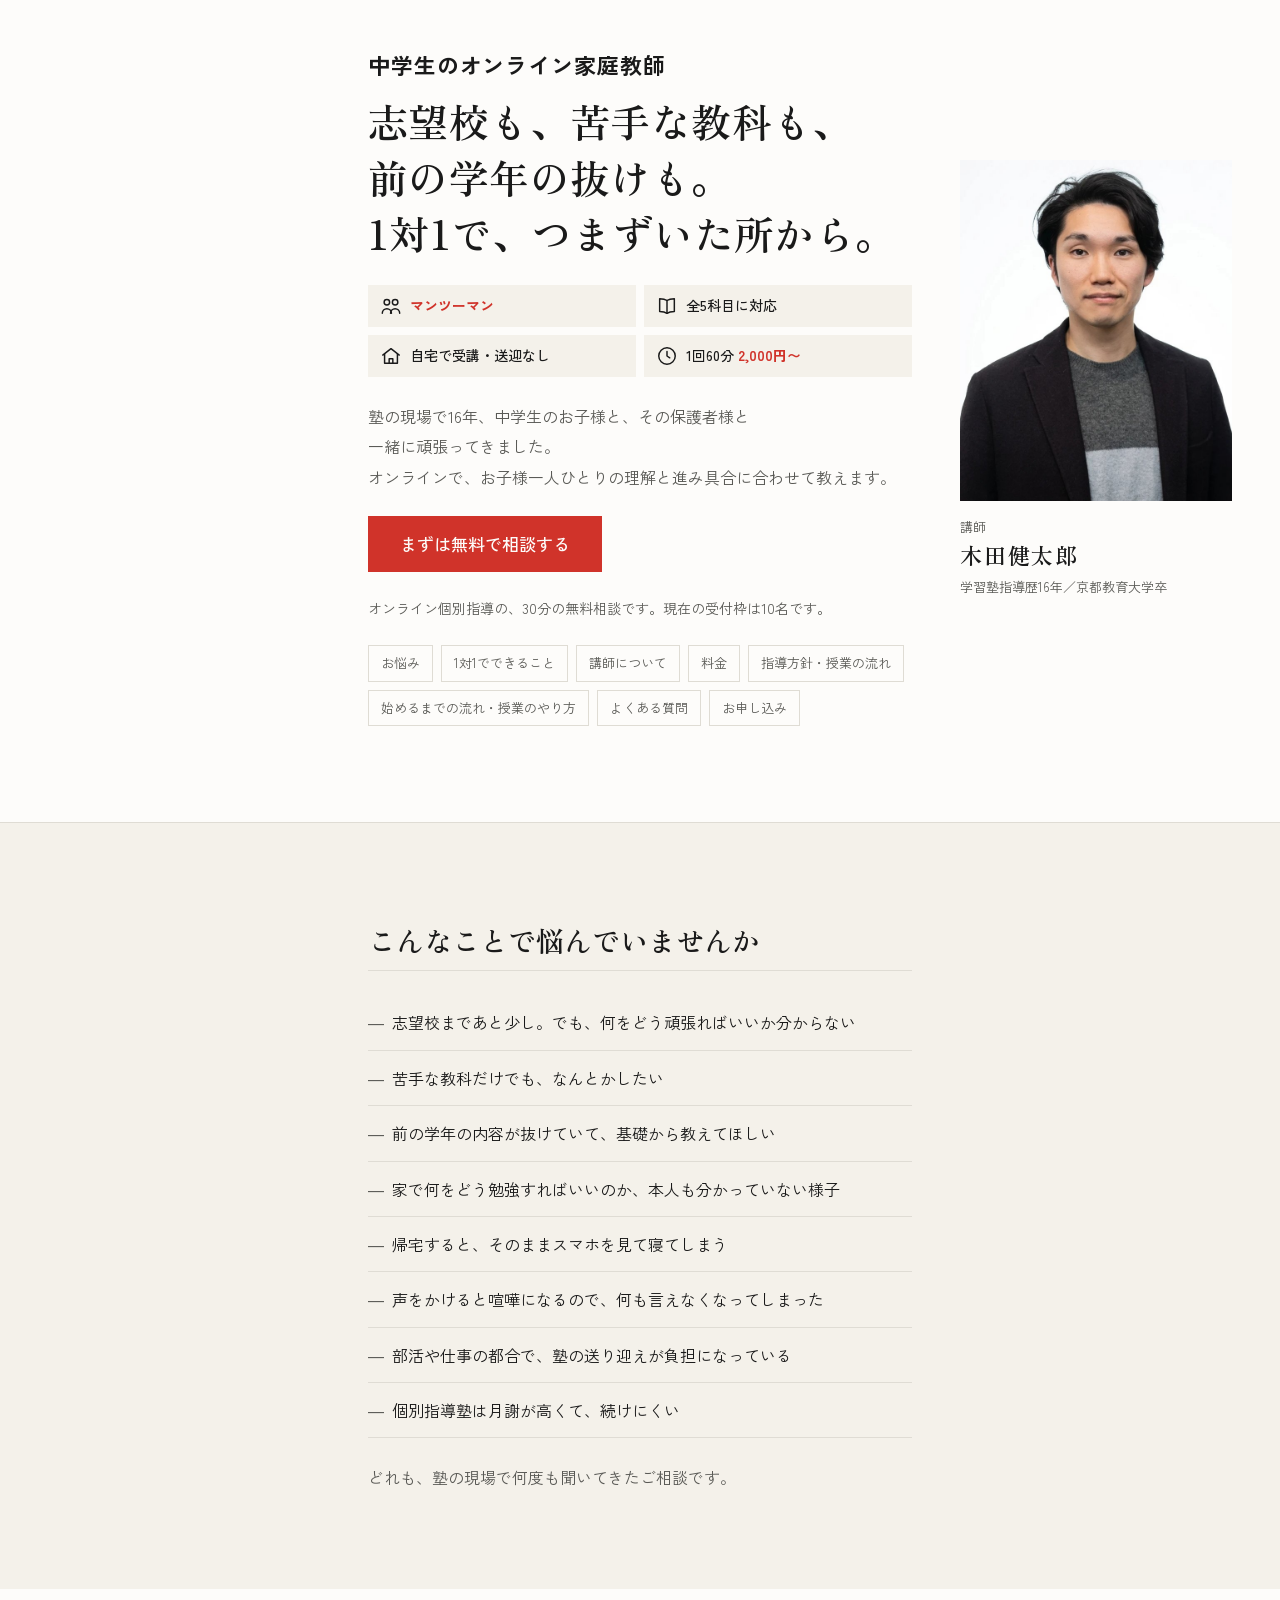
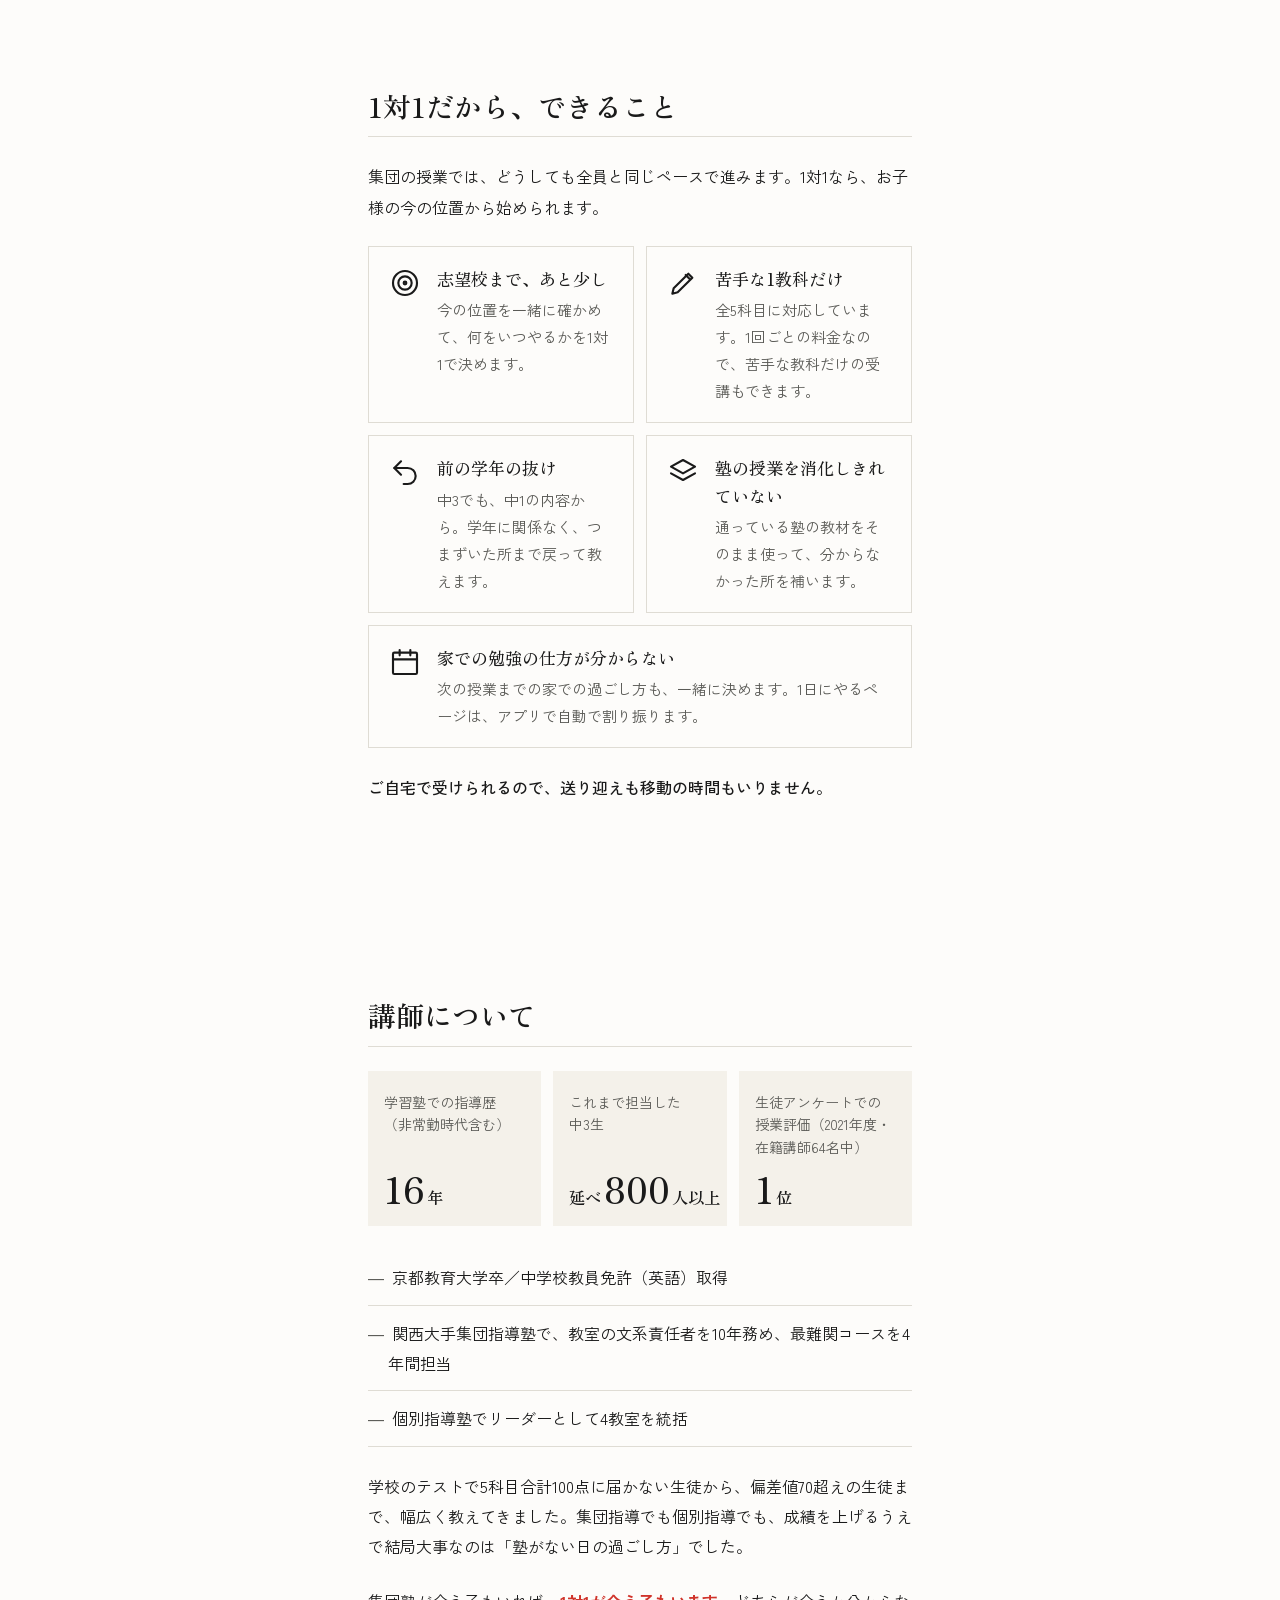
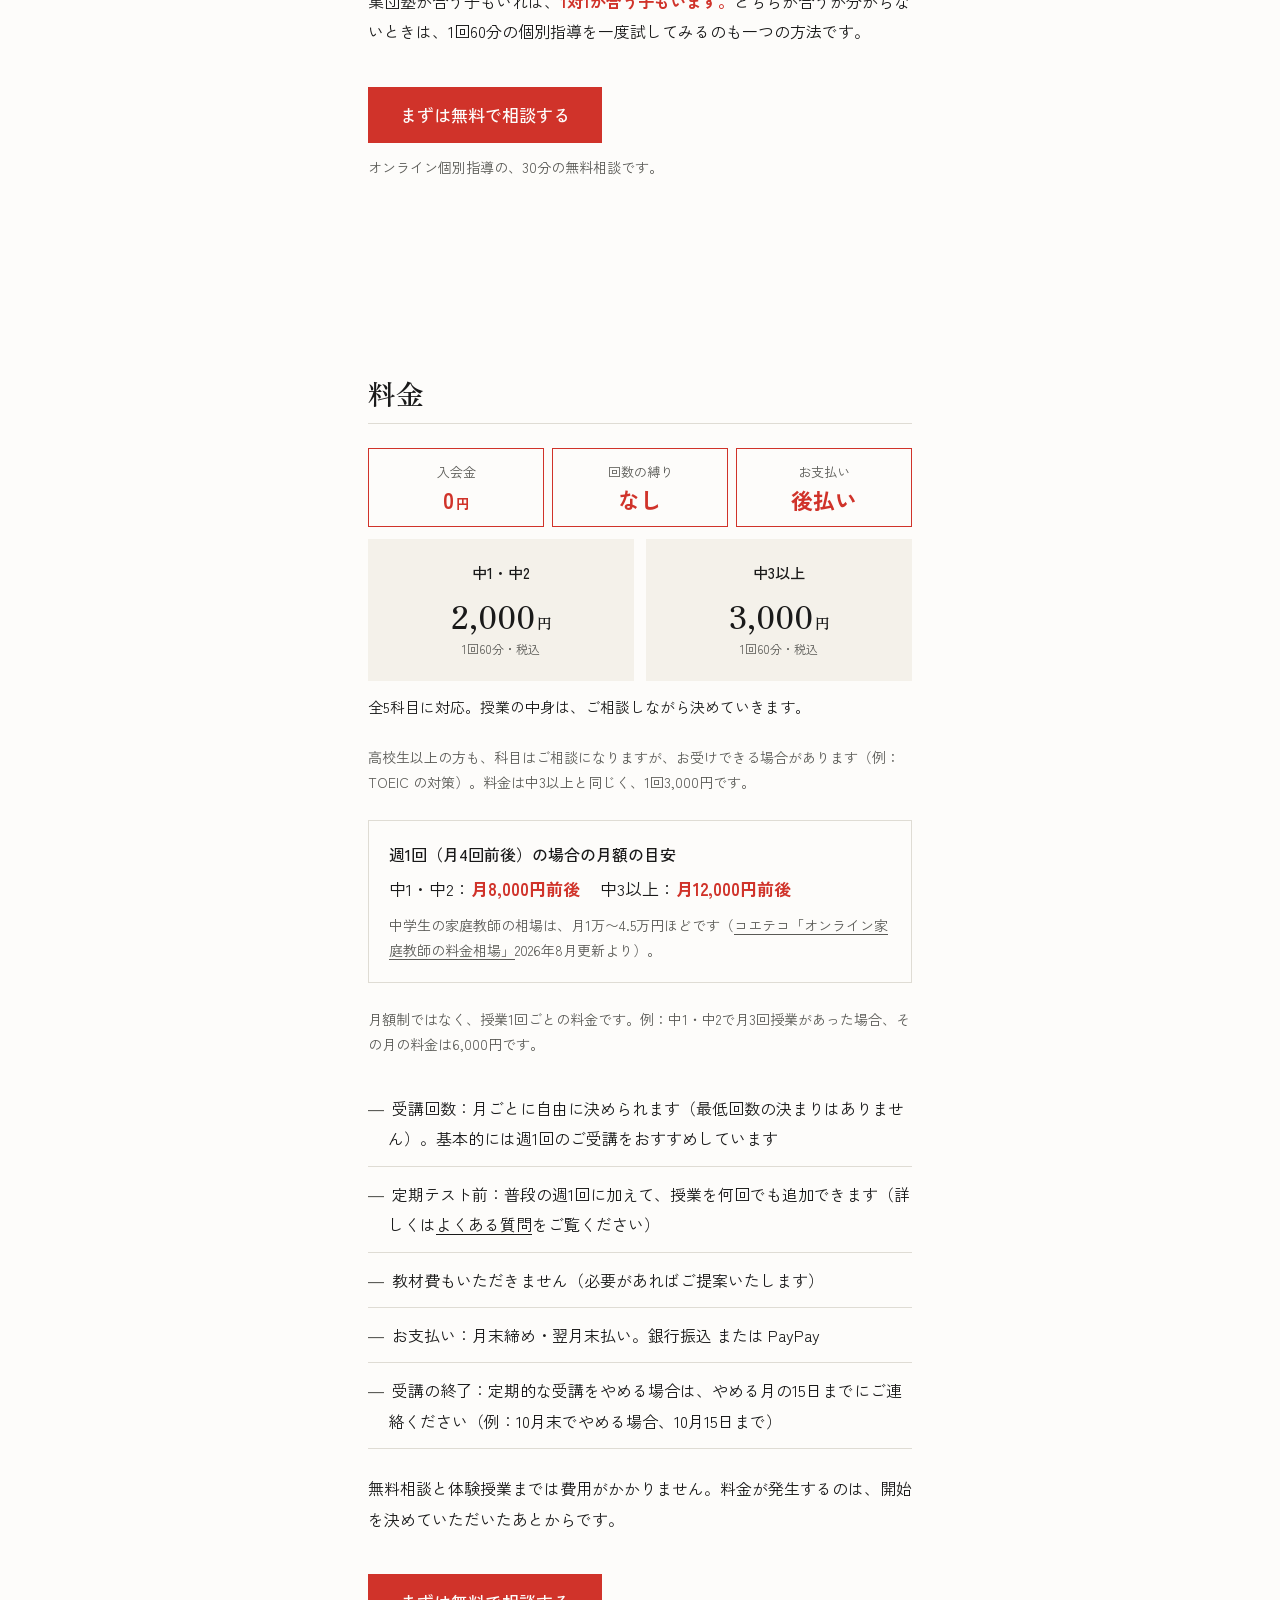
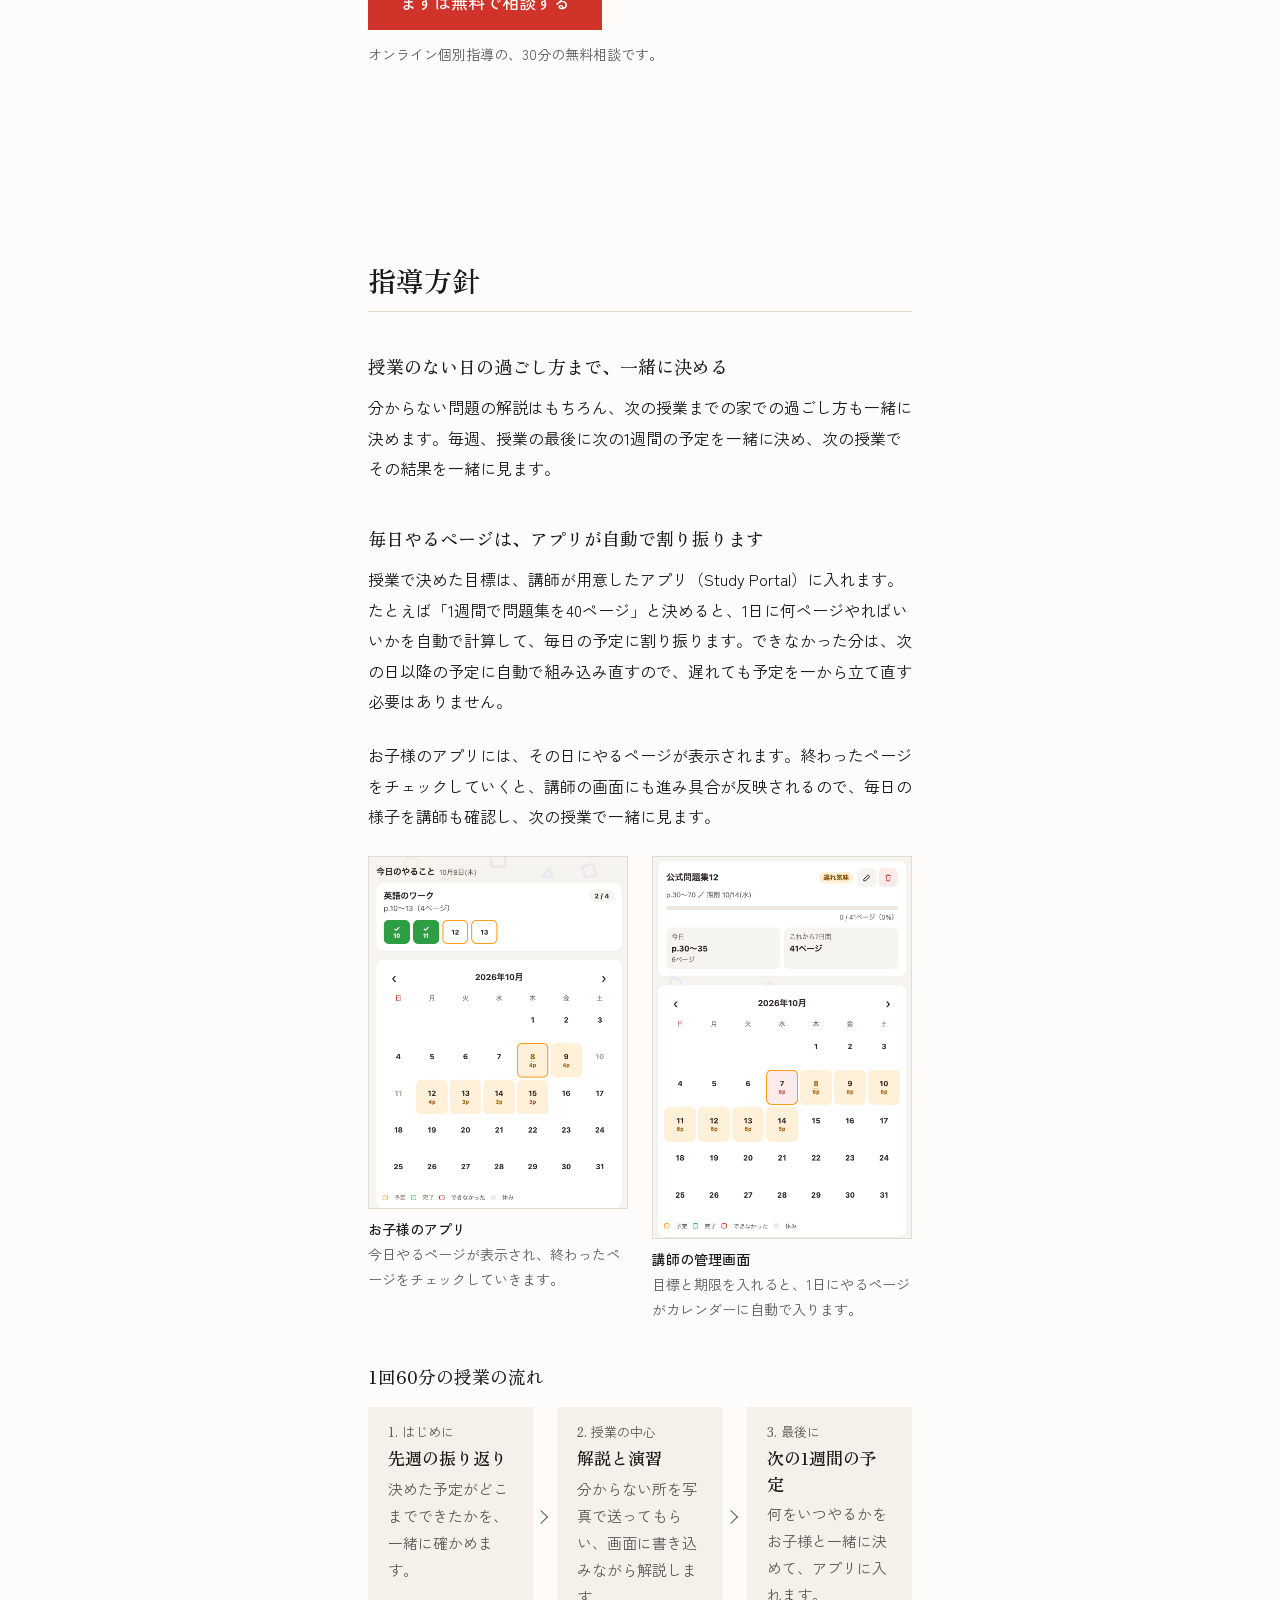
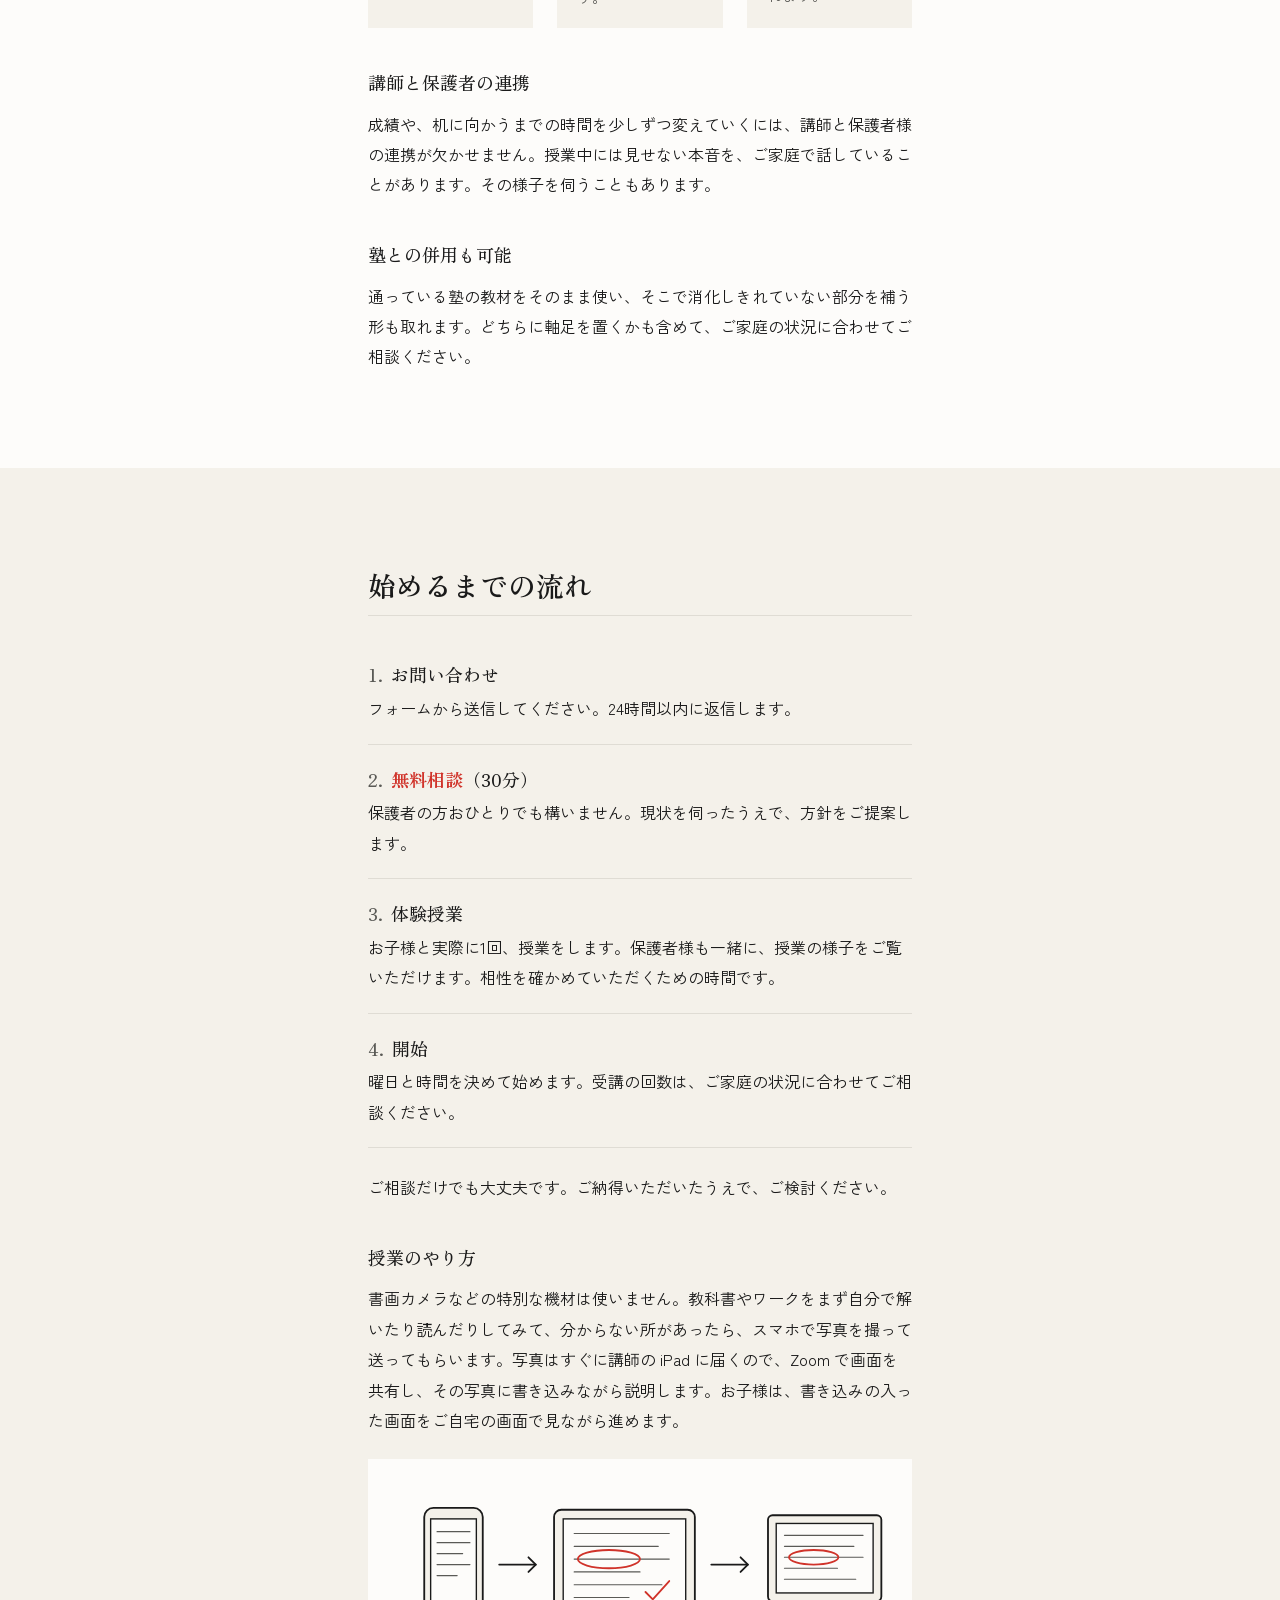
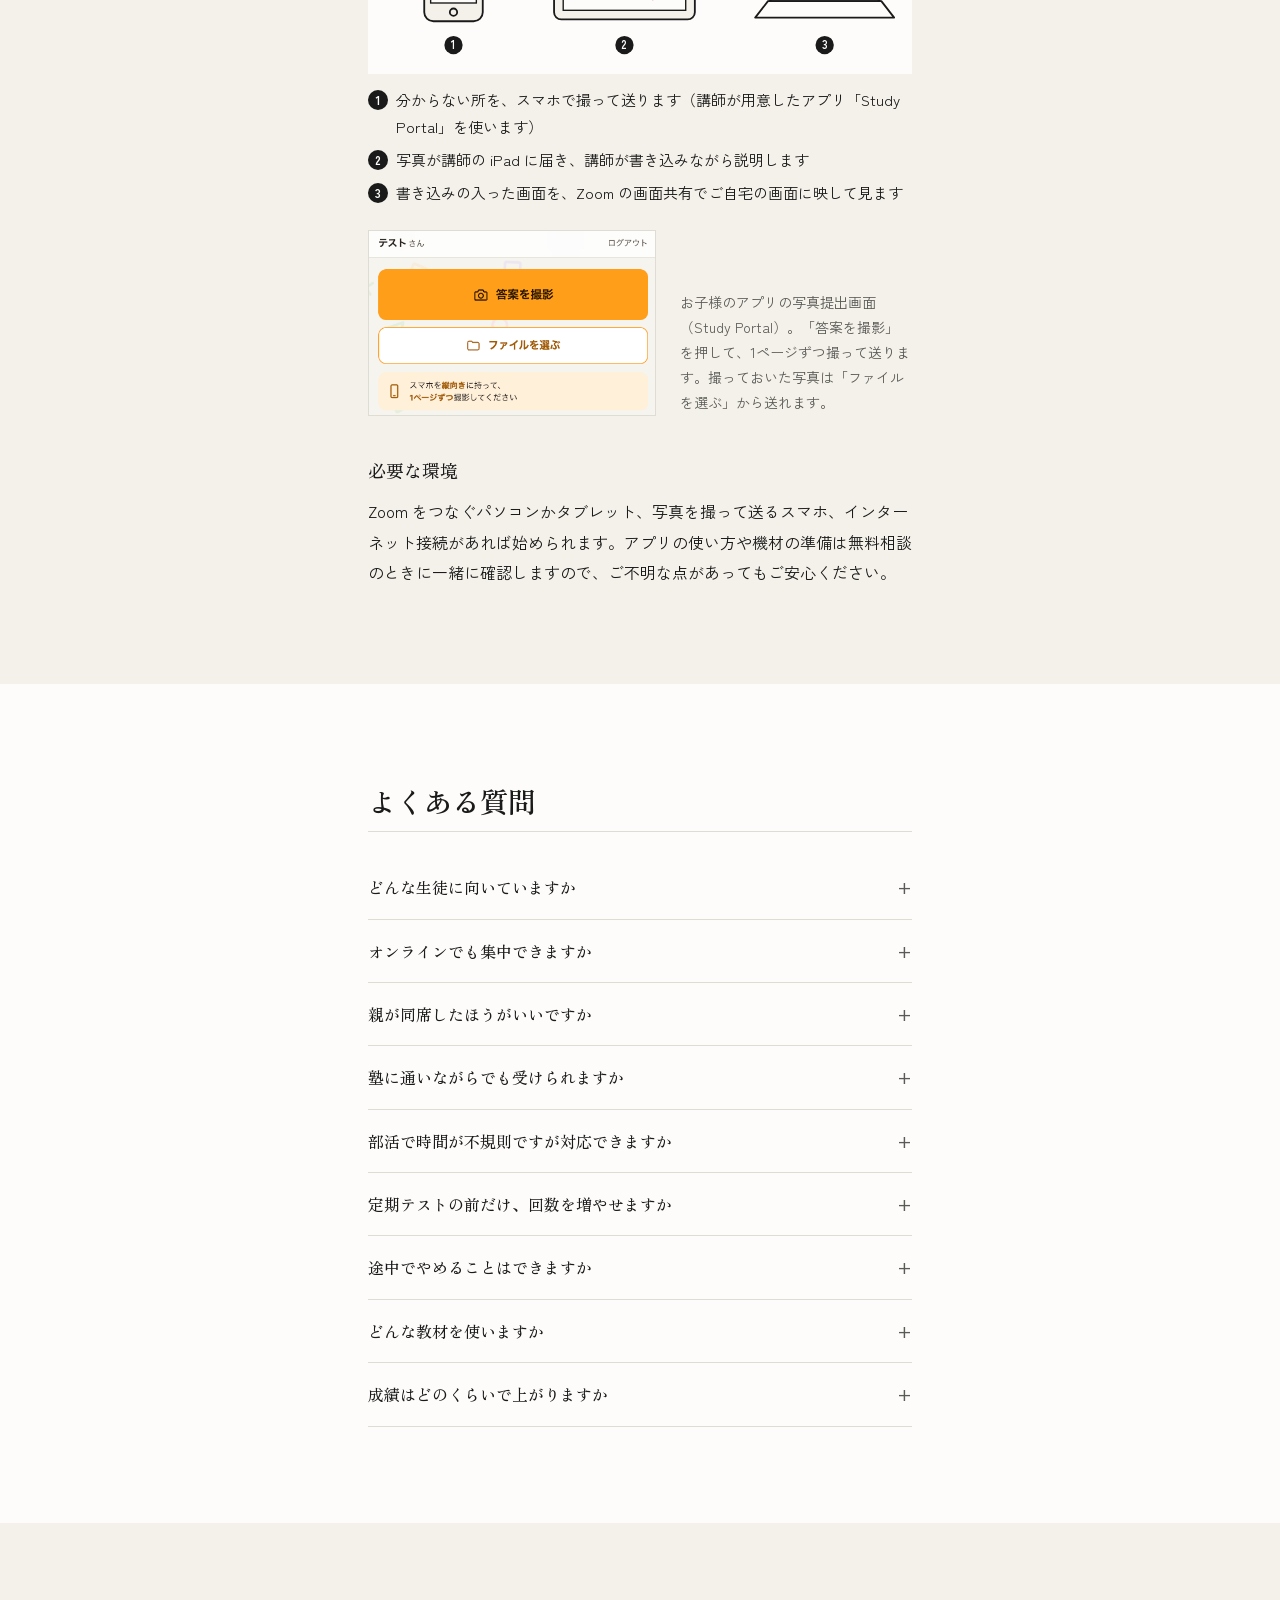
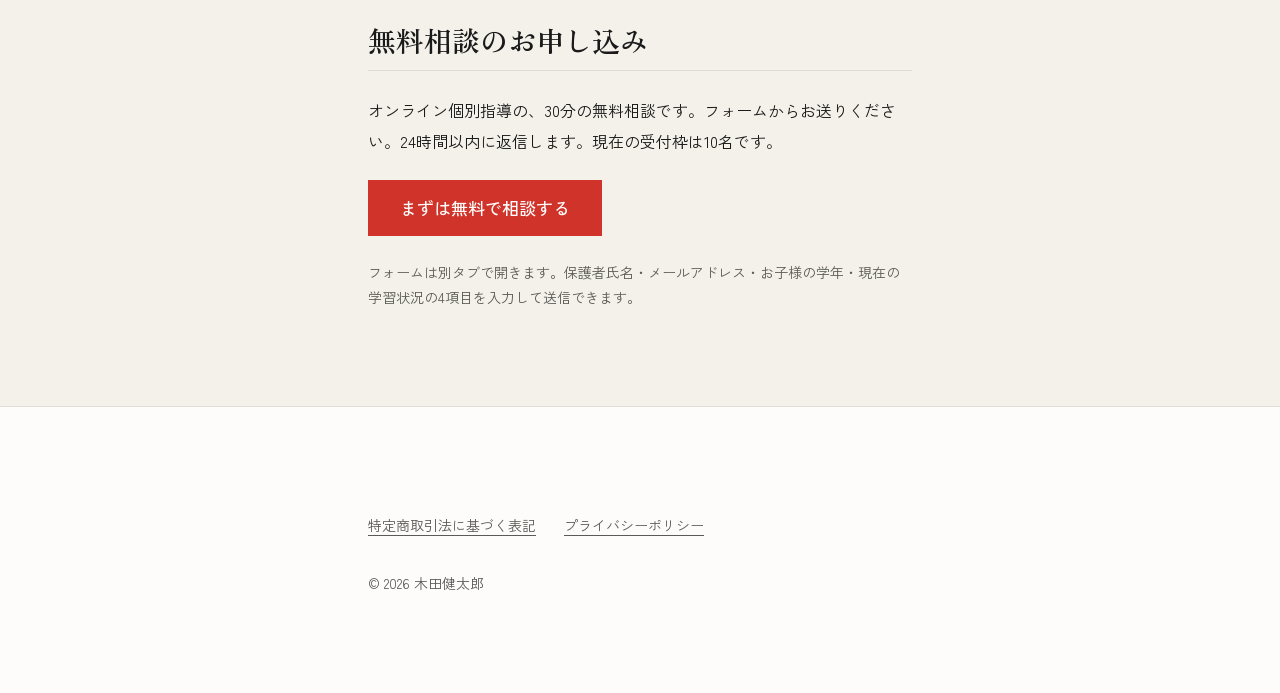
<file: index.html>
<!DOCTYPE html>
<html lang="ja">
<head>
<meta charset="utf-8">
<meta name="viewport" content="width=device-width, initial-scale=1">
<title>中学生のオンライン家庭教師 木田健太郎｜マンツーマン・全5科目</title>
<meta name="description" content="中学生のオンライン家庭教師。塾の現場で16年教えてきた講師が、マンツーマンで全5科目に対応します。志望校、苦手な教科、前の学年の抜けまで、1対1でつまずいた所から一緒に。1回60分2,000円から、入会金0円。無料相談受付中。">
<link rel="canonical" href="https://ah24ok2-svg.github.io/online-katekyo-kida-lp/">

<meta property="og:type" content="website">
<meta property="og:site_name" content="オンライン家庭教師 木田健太郎">
<meta property="og:title" content="中学生のオンライン家庭教師 木田健太郎｜マンツーマン・全5科目">
<meta property="og:description" content="塾の現場で16年教えてきた講師が、マンツーマンで全5科目に対応します。1回60分2,000円から、入会金0円。無料相談受付中。">
<meta property="og:url" content="https://ah24ok2-svg.github.io/online-katekyo-kida-lp/">
<meta property="og:image" content="https://ah24ok2-svg.github.io/online-katekyo-kida-lp/assets/img/ogp.jpg">
<meta property="og:image:width" content="1200">
<meta property="og:image:height" content="630">
<meta property="og:locale" content="ja_JP">
<meta name="twitter:card" content="summary_large_image">
<meta name="twitter:title" content="中学生のオンライン家庭教師 木田健太郎｜マンツーマン・全5科目">
<meta name="twitter:description" content="塾の現場で16年教えてきた講師が、マンツーマンで全5科目に対応します。1回60分2,000円から。無料相談受付中。">
<meta name="twitter:image" content="https://ah24ok2-svg.github.io/online-katekyo-kida-lp/assets/img/ogp.jpg">

<link rel="icon" href="assets/img/favicon.svg" type="image/svg+xml">
<link rel="preconnect" href="https://fonts.googleapis.com">
<link rel="preconnect" href="https://fonts.gstatic.com" crossorigin>
<link rel="stylesheet" href="https://fonts.googleapis.com/css2?family=Zen+Kaku+Gothic+New:wght@400;500;700&family=Zen+Old+Mincho:wght@500;600&display=swap">
<link rel="stylesheet" href="assets/css/style.css?v=20261008-4">

<script type="application/ld+json">
{
  "@context": "https://schema.org",
  "@type": "Service",
  "serviceType": "オンライン家庭教師",
  "name": "オンライン家庭教師 木田健太郎",
  "url": "https://ah24ok2-svg.github.io/online-katekyo-kida-lp/",
  "areaServed": { "@type": "Country", "name": "日本" },
  "availableChannel": {
    "@type": "ServiceChannel",
    "serviceUrl": "https://docs.google.com/forms/d/e/1FAIpQLScOPqG9miC_g9i534J-79wYgB1RrjtzoHpHmGFj-Q4R5QNJWg/viewform",
    "servicePhone": null
  },
  "audience": { "@type": "EducationalAudience", "educationalRole": "student" },
  "provider": {
    "@type": "Person",
    "name": "木田健太郎",
    "jobTitle": "オンライン家庭教師",
    "alumniOf": { "@type": "CollegeOrUniversity", "name": "京都教育大学" },
    "knowsAbout": ["中学生の学習指導", "高校受験", "中学生の全科目"]
  }
}
</script>
</head>
<body>

<main>

  <!-- 1. ヒーロー -->
  <header class="section hero" id="top">
    <div class="wrap hero-grid">
      <div class="hero-body">
        <p class="kicker">中学生のオンライン家庭教師</p>
        <h1><span class="nb">志望校も、</span><span class="nb">苦手な教科も、</span><br><span class="nb">前の学年の抜けも。</span><br><span class="nb">1対1で、</span><span class="nb">つまずいた所から。</span></h1>
        <ul class="points">
          <li><svg class="ico" viewBox="0 0 24 24" aria-hidden="true"><circle cx="7.5" cy="8" r="3"/><circle cx="16.5" cy="8" r="3"/><path d="M2.5 20a5 5 0 0 1 10 0"/><path d="M11.5 20a5 5 0 0 1 10 0"/></svg><span><span class="em">マンツーマン</span></span></li>
          <li><svg class="ico" viewBox="0 0 24 24" aria-hidden="true"><path d="M12 6c-2-1.5-5-2-8-2v14c3 0 6 .5 8 2 2-1.5 5-2 8-2V4c-3 0-6 .5-8 2z"/><path d="M12 6v14"/></svg><span>全5科目に対応</span></li>
          <li><svg class="ico" viewBox="0 0 24 24" aria-hidden="true"><path d="M3 11l9-7 9 7"/><path d="M5 10v10h14V10"/><path d="M10 20v-5h4v5"/></svg><span><span class="nb">自宅で受講・</span><span class="nb">送迎なし</span></span></li>
          <li><svg class="ico" viewBox="0 0 24 24" aria-hidden="true"><circle cx="12" cy="12" r="9"/><path d="M12 7v5l3 2"/></svg><span><span class="nb">1回60分</span> <span class="nb em">2,000円〜</span></span></li>
        </ul>
        <p class="lede">
          <span class="nb">塾の現場で16年、</span><span class="nb">中学生のお子様と、</span><span class="nb">その保護者様と</span><span class="nb">一緒に頑張ってきました。</span><br>
          <span class="nb">オンラインで、</span><span class="nb">お子様一人ひとりの理解と</span><span class="nb">進み具合に合わせて教えます。</span>
        </p>
        <figure class="hero-photo">
          <img src="assets/img/kida.jpg" alt="講師 木田健太郎の写真" width="654" height="818">
          <figcaption>
            <span class="role">講師</span>
            <span class="name">木田健太郎</span>
            <span class="meta"><span class="nb">学習塾指導歴16年／</span><span class="nb">京都教育大学卒</span></span>
          </figcaption>
        </figure>
        <p class="cta-row">
          <a class="btn" href="https://docs.google.com/forms/d/e/1FAIpQLScOPqG9miC_g9i534J-79wYgB1RrjtzoHpHmGFj-Q4R5QNJWg/viewform" target="_blank" rel="noopener">まずは無料で相談する</a>
        </p>
        <p class="note"><span class="nb">オンライン個別指導の、</span><span class="nb">30分の無料相談です。</span><span class="nb">現在の受付枠は10名です。</span></p>
        <nav class="toc" aria-label="目次">
          <ul>
            <li><a href="#worries">お悩み</a></li>
            <li><a href="#one-on-one">1対1でできること</a></li>
            <li><a href="#tutor">講師について</a></li>
            <li><a href="#price">料金</a></li>
            <li><a href="#policy">指導方針・授業の流れ</a></li>
            <li><a href="#flow">始めるまでの流れ・授業のやり方</a></li>
            <li><a href="#faq">よくある質問</a></li>
            <li><a href="#contact">お申し込み</a></li>
          </ul>
        </nav>
      </div>
    </div>
  </header>

  <!-- 2. こんなことで悩んでいませんか -->
  <section class="section band" id="worries">
    <div class="wrap">
      <h2>こんなことで悩んでいませんか</h2>
      <ul class="list">
        <li>志望校まであと少し。でも、何をどう頑張ればいいか分からない</li>
        <li>苦手な教科だけでも、なんとかしたい</li>
        <li>前の学年の内容が抜けていて、基礎から教えてほしい</li>
        <li>家で何をどう勉強すればいいのか、本人も分かっていない様子</li>
        <li>帰宅すると、そのままスマホを見て寝てしまう</li>
        <li>声をかけると喧嘩になるので、何も言えなくなってしまった</li>
        <li>部活や仕事の都合で、塾の送り迎えが負担になっている</li>
        <li>個別指導塾は月謝が高くて、続けにくい</li>
      </ul>
      <p class="accept">どれも、塾の現場で何度も聞いてきたご相談です。</p>
    </div>
  </section>

  <!-- 3. 1対1だから、できること -->
  <section class="section" id="one-on-one">
    <div class="wrap">
      <h2>1対1だから、できること</h2>
      <p>集団の授業では、どうしても全員と同じペースで進みます。1対1なら、お子様の今の位置から始められます。</p>
      <ul class="fits">
        <li>
          <svg class="ico" viewBox="0 0 24 24" aria-hidden="true"><circle cx="12" cy="12" r="9"/><circle cx="12" cy="12" r="5"/><circle cx="12" cy="12" r="1"/></svg>
          <div>
            <h3>志望校まで、あと少し</h3>
            <p>今の位置を一緒に確かめて、何をいつやるかを1対1で決めます。</p>
          </div>
        </li>
        <li>
          <svg class="ico" viewBox="0 0 24 24" aria-hidden="true"><path d="M4 20l4-1 11-11-3-3L5 16z"/><path d="M14 6l3 3"/></svg>
          <div>
            <h3>苦手な1教科だけ</h3>
            <p>全5科目に対応しています。1回ごとの料金なので、苦手な教科だけの受講もできます。</p>
          </div>
        </li>
        <li>
          <svg class="ico" viewBox="0 0 24 24" aria-hidden="true"><path d="M9 14l-5-5 5-5"/><path d="M4 9h10a6 6 0 0 1 0 12h-3"/></svg>
          <div>
            <h3>前の学年の抜け</h3>
            <p>中3でも、中1の内容から。学年に関係なく、つまずいた所まで戻って教えます。</p>
          </div>
        </li>
        <li>
          <svg class="ico" viewBox="0 0 24 24" aria-hidden="true"><path d="M12 3l9 5-9 5-9-5z"/><path d="M3 13l9 5 9-5"/></svg>
          <div>
            <h3>塾の授業を消化しきれていない</h3>
            <p>通っている塾の教材をそのまま使って、分からなかった所を補います。</p>
          </div>
        </li>
        <li>
          <svg class="ico" viewBox="0 0 24 24" aria-hidden="true"><rect x="3" y="5" width="18" height="16" rx="1"/><path d="M3 10h18M8 3v4M16 3v4"/></svg>
          <div>
            <h3>家での勉強の仕方が分からない</h3>
            <p>次の授業までの家での過ごし方も、一緒に決めます。1日にやるページは、アプリで自動で割り振ります。</p>
          </div>
        </li>
      </ul>
      <p class="fits-plus"><span class="nb">ご自宅で受けられるので、</span><span class="nb">送り迎えも移動の時間もいりません。</span></p>
    </div>
  </section>

  <!-- 4. 講師について -->
  <section class="section" id="tutor">
    <div class="wrap">
      <h2>講師について</h2>
      <ul class="stats">
        <li><span class="stat-label"><span class="nb">学習塾での指導歴</span><span class="nb">（非常勤時代含む）</span></span><span class="stat-num">16<small>年</small></span></li>
        <li><span class="stat-label"><span class="nb">これまで担当した</span><span class="nb">中3生</span></span><span class="stat-num"><small class="pre">延べ</small>800<small>人以上</small></span></li>
        <li><span class="stat-label"><span class="nb">生徒アンケートでの</span><span class="nb">授業評価</span><span class="nb">（2021年度・</span><span class="nb">在籍講師64名中）</span></span><span class="stat-num">1<small>位</small></span></li>
      </ul>
      <ul class="list">
        <li>京都教育大学卒／中学校教員免許（英語）取得</li>
        <li>関西大手集団指導塾で、教室の文系責任者を10年務め、最難関コースを4年間担当</li>
        <li>個別指導塾でリーダーとして4教室を統括</li>
      </ul>
      <p>学校のテストで5科目合計100点に届かない生徒から、偏差値70超えの生徒まで、幅広く教えてきました。集団指導でも個別指導でも、成績を上げるうえで結局大事なのは「塾がない日の過ごし方」でした。</p>
      <p>集団塾が合う子もいれば、<span class="em">1対1が合う子もいます。</span>どちらが合うか分からないときは、1回60分の個別指導を一度試してみるのも一つの方法です。</p>

      <!-- 個人で始めた理由（200〜300字）。原稿ができたら、コメントを外して本文を入れる。
      <h3>なぜ、オンラインで個人で始めたのか</h3>
      <p></p>
      -->

      <!-- 自己紹介動画（60〜90秒）の埋め込み枠。撮影後、下のコメントを外して iframe を入れる。
      <div class="video">
        <iframe src="" title="木田健太郎 自己紹介" loading="lazy" allowfullscreen></iframe>
      </div>
      -->

      <!-- 保護者様・生徒さんからの声（手紙・色紙の写真）。写真を assets/img/ に置いたら、コメントを外して src と alt を入れる。
           名前・学校名・地域が写り込まない引きの写真にする。
      <h3>いただいた言葉</h3>
      <ul class="voices">
        <li><figure><img src="assets/img/voice-1.jpg" alt="" width="800" height="600" loading="lazy"><figcaption></figcaption></figure></li>
        <li><figure><img src="assets/img/voice-2.jpg" alt="" width="800" height="600" loading="lazy"><figcaption></figcaption></figure></li>
      </ul>
      -->

      <div class="cta-mid">
        <p class="cta-row">
          <a class="btn" href="https://docs.google.com/forms/d/e/1FAIpQLScOPqG9miC_g9i534J-79wYgB1RrjtzoHpHmGFj-Q4R5QNJWg/viewform" target="_blank" rel="noopener">まずは無料で相談する</a>
        </p>
        <p class="note">オンライン個別指導の、30分の無料相談です。</p>
      </div>
    </div>
  </section>

  <!-- 5. 料金 -->
  <section class="section" id="price">
    <div class="wrap">
      <h2>料金</h2>
      <ul class="perks">
        <li><span class="perk-label">入会金</span><span class="perk-value">0<small>円</small></span></li>
        <li><span class="perk-label">回数の縛り</span><span class="perk-value">なし</span></li>
        <li><span class="perk-label">お支払い</span><span class="perk-value">後払い</span></li>
      </ul>
      <ul class="plans">
        <li>
          <span class="plan-name">中1・中2</span>
          <span class="plan-price">2,000<small>円</small></span>
          <span class="plan-unit">1回60分・税込</span>
        </li>
        <li>
          <span class="plan-name">中3以上</span>
          <span class="plan-price">3,000<small>円</small></span>
          <span class="plan-unit">1回60分・税込</span>
        </li>
      </ul>
      <p class="plan-memo"><span class="nb">全5科目に対応。</span><span class="nb">授業の中身は、</span><span class="nb">ご相談しながら決めていきます。</span></p>
      <p class="note">高校生以上の方も、科目はご相談になりますが、お受けできる場合があります（例：TOEIC の対策）。料金は中3以上と同じく、1回3,000円です。</p>
      <div class="estimate">
        <p class="estimate-head">週1回（月4回前後）の場合の月額の目安</p>
        <p class="estimate-body"><span class="nb">中1・中2：<span class="em">月8,000円前後</span></span><span class="nb">中3以上：<span class="em">月12,000円前後</span></span></p>
        <p class="note">中学生の家庭教師の相場は、月1万〜4.5万円ほどです（<a href="https://coeteco.jp/articles/11936" target="_blank" rel="noopener">コエテコ「オンライン家庭教師の料金相場」</a>2026年8月更新より）。</p>
      </div>
      <p class="note">月額制ではなく、授業1回ごとの料金です。例：中1・中2で月3回授業があった場合、その月の料金は6,000円です。</p>
      <ul class="list">
        <li>受講回数：月ごとに自由に決められます（最低回数の決まりはありません）。基本的には週1回のご受講をおすすめしています</li>
        <li>定期テスト前：普段の週1回に加えて、授業を何回でも追加できます（詳しくは<a href="#faq-test">よくある質問</a>をご覧ください）</li>
        <li>教材費もいただきません（必要があればご提案いたします）</li>
        <li>お支払い：月末締め・翌月末払い。銀行振込 または PayPay</li>
        <li>受講の終了：定期的な受講をやめる場合は、やめる月の15日までにご連絡ください（例：10月末でやめる場合、10月15日まで）</li>
      </ul>
      <p>無料相談と体験授業までは費用がかかりません。料金が発生するのは、開始を決めていただいたあとからです。</p>
      <div class="cta-mid">
        <p class="cta-row">
          <a class="btn" href="https://docs.google.com/forms/d/e/1FAIpQLScOPqG9miC_g9i534J-79wYgB1RrjtzoHpHmGFj-Q4R5QNJWg/viewform" target="_blank" rel="noopener">まずは無料で相談する</a>
        </p>
        <p class="note">オンライン個別指導の、30分の無料相談です。</p>
      </div>
    </div>
  </section>

  <!-- 6. 指導方針 -->
  <section class="section" id="policy">
    <div class="wrap">
      <h2>指導方針</h2>

      <h3>授業のない日の過ごし方まで、一緒に決める</h3>
      <p>分からない問題の解説はもちろん、次の授業までの家での過ごし方も一緒に決めます。毎週、授業の最後に次の1週間の予定を一緒に決め、次の授業でその結果を一緒に見ます。</p>

      <h3>毎日やるページは、アプリが自動で割り振ります</h3>
      <p>授業で決めた目標は、講師が用意したアプリ（Study Portal）に入れます。たとえば「1週間で問題集を40ページ」と決めると、1日に何ページやればいいかを自動で計算して、毎日の予定に割り振ります。できなかった分は、次の日以降の予定に自動で組み込み直すので、遅れても予定を一から立て直す必要はありません。</p>
      <p>お子様のアプリには、その日にやるページが表示されます。終わったページをチェックしていくと、講師の画面にも進み具合が反映されるので、毎日の様子を講師も確認し、次の授業で一緒に見ます。</p>
      <ul class="app-pair">
        <li>
          <figure>
            <img src="assets/img/study-portal-plan-student.png" alt="Study Portal のお子様用の画面。今日やる英語のワーク10〜13ページのうち、10と11ページにチェックが付いている。下のカレンダーには、毎日やるページ数が表示されている" width="492" height="670" loading="lazy">
            <figcaption><b>お子様のアプリ</b>今日やるページが表示され、終わったページをチェックしていきます。</figcaption>
          </figure>
        </li>
        <li>
          <figure>
            <img src="assets/img/study-portal-plan.png" alt="Study Portal の講師の管理画面。問題集の30〜70ページを10月14日までに終える目標に対して、1日6ページずつの予定がカレンダーに入っている" width="486" height="718" loading="lazy">
            <figcaption><b>講師の管理画面</b>目標と期限を入れると、1日にやるページがカレンダーに自動で入ります。</figcaption>
          </figure>
        </li>
      </ul>

      <h3>1回60分の授業の流れ</h3>
      <ol class="lesson">
        <li>
          <span class="lesson-step">はじめに</span>
          <h4>先週の振り返り</h4>
          <p>決めた予定がどこまでできたかを、一緒に確かめます。</p>
        </li>
        <li>
          <span class="lesson-step">授業の中心</span>
          <h4>解説と演習</h4>
          <p>分からない所を写真で送ってもらい、画面に書き込みながら解説します。</p>
        </li>
        <li>
          <span class="lesson-step">最後に</span>
          <h4>次の1週間の予定</h4>
          <p>何をいつやるかをお子様と一緒に決めて、アプリに入れます。</p>
        </li>
      </ol>

      <h3>講師と保護者の連携</h3>
      <p>成績や、机に向かうまでの時間を少しずつ変えていくには、講師と保護者様の連携が欠かせません。授業中には見せない本音を、ご家庭で話していることがあります。その様子を伺うこともあります。</p>

      <h3>塾との併用も可能</h3>
      <p>通っている塾の教材をそのまま使い、そこで消化しきれていない部分を補う形も取れます。どちらに軸足を置くかも含めて、ご家庭の状況に合わせてご相談ください。</p>
    </div>
  </section>

  <!-- 7. 指導開始までの流れ -->
  <section class="section band" id="flow">
    <div class="wrap">
      <h2>始めるまでの流れ</h2>
      <ol class="steps">
        <li>
          <h3>お問い合わせ</h3>
          <p>フォームから送信してください。24時間以内に返信します。</p>
        </li>
        <li>
          <h3><span class="em">無料相談</span>（30分）</h3>
          <p>保護者の方おひとりでも構いません。現状を伺ったうえで、方針をご提案します。</p>
        </li>
        <li>
          <h3>体験授業</h3>
          <p>お子様と実際に1回、授業をします。保護者様も一緒に、授業の様子をご覧いただけます。相性を確かめていただくための時間です。</p>
        </li>
        <li>
          <h3>開始</h3>
          <p>曜日と時間を決めて始めます。受講の回数は、ご家庭の状況に合わせてご相談ください。</p>
        </li>
      </ol>
      <p>ご相談だけでも大丈夫です。ご納得いただいたうえで、ご検討ください。</p>

      <h3>授業のやり方</h3>
      <p>書画カメラなどの特別な機材は使いません。教科書やワークをまず自分で解いたり読んだりしてみて、分からない所があったら、スマホで写真を撮って送ってもらいます。写真はすぐに講師の iPad に届くので、Zoom で画面を共有し、その写真に書き込みながら説明します。お子様は、書き込みの入った画面をご自宅の画面で見ながら進めます。</p>
      <figure class="setup">
        <svg viewBox="0 0 560 200" role="img" aria-labelledby="setup-title">
          <title id="setup-title">授業のやり方：分からない所をスマホで撮って送ると、講師の iPad に届き、講師が書き込んだ画面を Zoom の画面共有でお子様が見る</title>
          <!-- ① スマホで撮って送る -->
          <rect class="s-fill" x="44" y="36" width="64" height="124" rx="10"/>
          <rect class="s-paper" x="51" y="48" width="50" height="92"/>
          <path class="s-thin" d="M58 62h36M58 74h36M58 86h28M58 98h36M58 110h22"/>
          <circle class="s-line" cx="76" cy="150" r="4"/>
          <path class="s-line" d="M126 98h40"/>
          <path class="s-line" d="M158 90l8 8-8 8"/>
          <circle class="s-badge" cx="76" cy="186" r="10"/>
          <text class="s-num" x="76" y="190">1</text>
          <!-- ② 講師の iPad に届き、書き込む -->
          <rect class="s-fill" x="186" y="38" width="154" height="120" rx="8"/>
          <rect class="s-paper" x="196" y="48" width="134" height="100"/>
          <path class="s-thin" d="M208 64h104M208 78h92M208 92h104M208 106h72M208 120h96M208 134h60"/>
          <ellipse class="s-mark" cx="246" cy="92" rx="34" ry="10"/>
          <path class="s-mark" d="M286 128l8 8 18-20"/>
          <path class="s-line" d="M358 98h40"/>
          <path class="s-line" d="M390 90l8 8-8 8"/>
          <circle class="s-badge" cx="263" cy="186" r="10"/>
          <text class="s-num" x="263" y="190">2</text>
          <!-- ③ Zoom の画面共有で見る -->
          <rect class="s-fill" x="420" y="44" width="124" height="94" rx="5"/>
          <rect class="s-paper" x="429" y="53" width="106" height="76"/>
          <path class="s-thin" d="M438 66h86M438 78h76M438 90h86M438 102h58M438 114h78"/>
          <ellipse class="s-mark" cx="470" cy="90" rx="27" ry="8"/>
          <path class="s-line" d="M406 156h152l-14-18H420z"/>
          <circle class="s-badge" cx="482" cy="186" r="10"/>
          <text class="s-num" x="482" y="190">3</text>
        </svg>
        <figcaption>
          <ol class="setup-legend">
            <li>分からない所を、スマホで撮って送ります（講師が用意したアプリ「Study Portal」を使います）</li>
            <li>写真が講師の iPad に届き、講師が書き込みながら説明します</li>
            <li>書き込みの入った画面を、Zoom の画面共有でご自宅の画面に映して見ます</li>
          </ol>
        </figcaption>
      </figure>
      <figure class="app-shot">
        <img src="assets/img/study-portal-submit.png" alt="Study Portal のお子様用の写真提出画面。「答案を撮影」「ファイルを選ぶ」のボタンと、スマホを縦向きに持って1ページずつ撮影するよう案内が表示されている" width="496" height="318" loading="lazy">
        <figcaption>お子様のアプリの写真提出画面（Study Portal）。「答案を撮影」を押して、1ページずつ撮って送ります。撮っておいた写真は「ファイルを選ぶ」から送れます。</figcaption>
      </figure>

      <h3>必要な環境</h3>
      <p>Zoom をつなぐパソコンかタブレット、写真を撮って送るスマホ、インターネット接続があれば始められます。アプリの使い方や機材の準備は無料相談のときに一緒に確認しますので、ご不明な点があってもご安心ください。</p>
    </div>
  </section>

  <!-- 8. よくある質問 -->
  <section class="section" id="faq">
    <div class="wrap">
      <h2>よくある質問</h2>

      <details>
        <summary>どんな生徒に向いていますか</summary>
        <p>塾が続かなかったお子様、集団授業のペースが合わなかったお子様、人見知りで質問しにくいお子様、前の学年の基礎からつまずいているお子様などです。1対1なので、周りを気にせず質問でき、分からない所まで戻って進められます。合うかどうかは、体験授業で確かめてください。</p>
      </details>

      <details>
        <summary>オンラインでも集中できますか</summary>
        <p>分からない所は写真で送ってもらい、同じ画面を見ながら、書き込みを入れて説明します。会話をしながら進めるので、黙って時間が過ぎることはありません。それでも合う・合わないはありますので、体験授業で確かめてください。</p>
      </details>

      <details>
        <summary>親が同席したほうがいいですか</summary>
        <p>基本はお子様と一対一で進めます。授業の見学は、いつでもしていただけます。様子の共有が必要なときは、授業後に別でお伝えします。</p>
      </details>

      <details>
        <summary>塾に通いながらでも受けられますか</summary>
        <p>受けられます。塾の教材をそのまま使って、消化しきれていない部分を一緒に埋める形も取れます。</p>
      </details>

      <details>
        <summary>部活で時間が不規則ですが対応できますか</summary>
        <p>可能な範囲で調整します。曜日を固定したうえで、大会前などの事情があれば振替をご相談ください。空き枠の状況によってはご希望に添えないこともあります。</p>
      </details>

      <details id="faq-test">
        <summary>定期テストの前だけ、回数を増やせますか</summary>
        <p>増やせます。普段の週1回はそのまま続けていただき、そのうえで追加する分には、何回でも入れられます（日時は空き状況に合わせてご相談ください）。一方で、テストのあとに2週間ほど休み、その分をテスト前にまとめる形はおすすめしていません。成績の土台になるのは、テストのない時期の積み重ねだからです。</p>
      </details>

      <details>
        <summary>途中でやめることはできますか</summary>
        <p>できます。月ごとの最低受講回数もありません。ご連絡の時期は、<a href="#price">料金</a>の欄をご覧ください。ご家庭の状況が変わったときは、いつでもご相談ください。</p>
      </details>

      <details>
        <summary>どんな教材を使いますか</summary>
        <p>学校のワークや塾の教材など、すでにお持ちのものを優先して使います。足りない部分がある場合のみ、市販教材をご提案します（購入は任意です）。</p>
      </details>

      <details>
        <summary>成績はどのくらいで上がりますか</summary>
        <p>個人差があり、3か月ほどで変化が出る子もいれば、半年かかる子もいます。いつまでにどうなる、とお約束することはできません。ただ、勉強に手をつけるまでの時間が短くなる、という変化は比較的早く出ることが多いです。</p>
      </details>
    </div>
  </section>

  <!-- 9. 申し込み -->
  <section class="section band" id="contact">
    <div class="wrap">
      <h2>無料相談のお申し込み</h2>
      <p>オンライン個別指導の、30分の無料相談です。フォームからお送りください。24時間以内に返信します。現在の受付枠は10名です。</p>
      <p class="cta-row">
        <a class="btn" href="https://docs.google.com/forms/d/e/1FAIpQLScOPqG9miC_g9i534J-79wYgB1RrjtzoHpHmGFj-Q4R5QNJWg/viewform" target="_blank" rel="noopener">まずは無料で相談する</a>
      </p>
      <p class="note">フォームは別タブで開きます。保護者氏名・メールアドレス・お子様の学年・現在の学習状況の4項目を入力して送信できます。</p>
    </div>
  </section>

</main>

<footer class="section footer">
  <div class="wrap">
    <p class="foot-links">
      <a href="legal/">特定商取引法に基づく表記</a>
      <a href="privacy/">プライバシーポリシー</a>
    </p>
    <p class="note">&copy; 2026 木田健太郎</p>
  </div>
</footer>

</body>
</html>
</file>
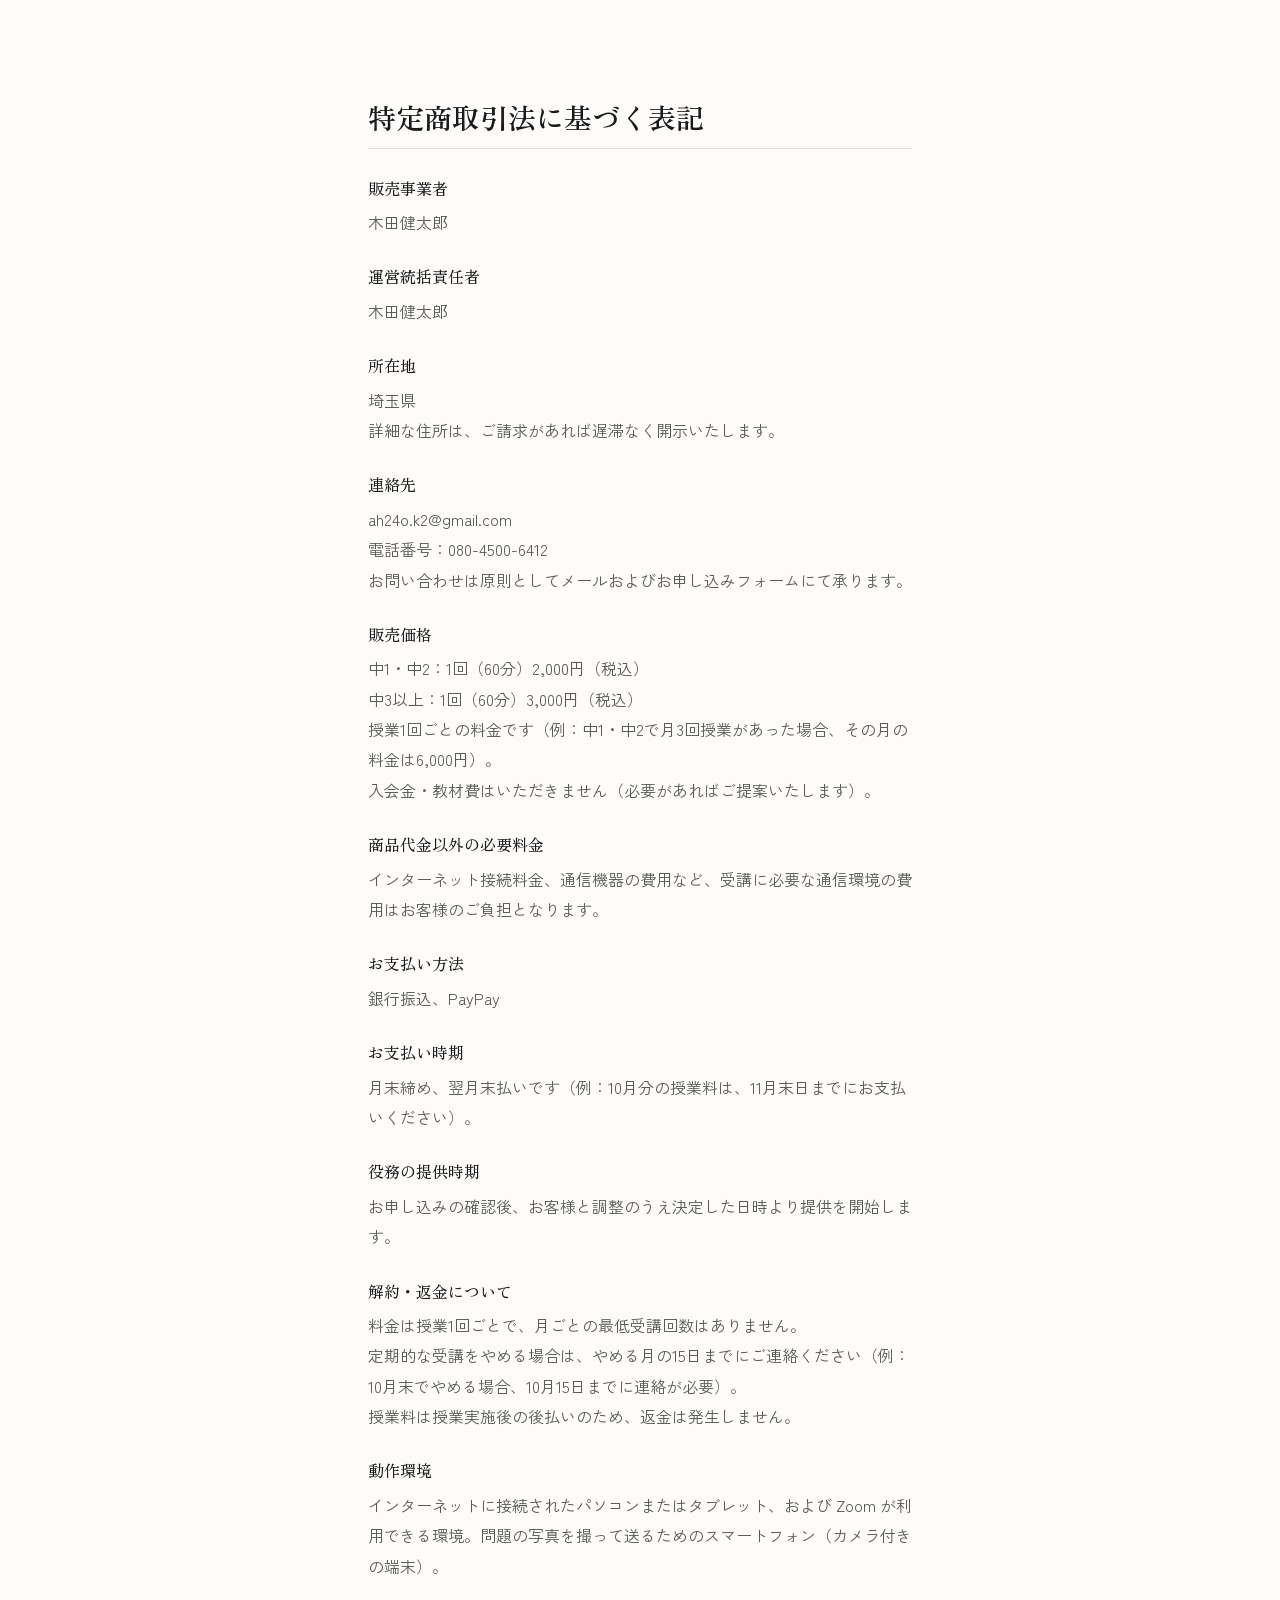
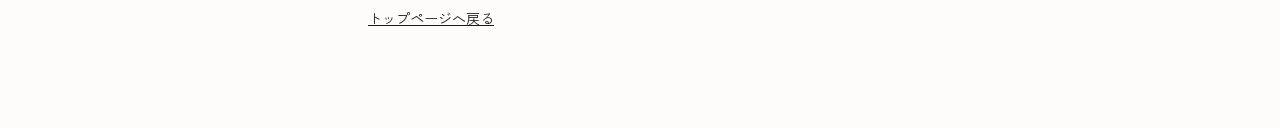
<file: legal/index.html>
<!DOCTYPE html>
<html lang="ja">
<head>
<meta charset="utf-8">
<meta name="viewport" content="width=device-width, initial-scale=1">
<title>特定商取引法に基づく表記｜オンライン家庭教師 木田健太郎</title>
<meta name="description" content="オンライン家庭教師 木田健太郎の特定商取引法に基づく表記です。">
<meta name="robots" content="noindex">
<link rel="canonical" href="https://ah24ok2-svg.github.io/online-katekyo-kida-lp/legal/">
<link rel="icon" href="../assets/img/favicon.svg" type="image/svg+xml">
<link rel="preconnect" href="https://fonts.googleapis.com">
<link rel="preconnect" href="https://fonts.gstatic.com" crossorigin>
<link rel="stylesheet" href="https://fonts.googleapis.com/css2?family=Zen+Kaku+Gothic+New:wght@400;500;700&family=Zen+Old+Mincho:wght@500;600&display=swap">
<link rel="stylesheet" href="../assets/css/style.css?v=20261008-4">
</head>
<body>

<main>
  <section class="section">
    <div class="wrap doc">
      <h2>特定商取引法に基づく表記</h2>

      <dl>
        <dt>販売事業者</dt>
        <dd>木田健太郎</dd>

        <dt>運営統括責任者</dt>
        <dd>木田健太郎</dd>

        <dt>所在地</dt>
        <dd>埼玉県<br>詳細な住所は、ご請求があれば遅滞なく開示いたします。</dd>

        <dt>連絡先</dt>
        <dd>ah24o.k2@gmail.com<br>電話番号：080-4500-6412<br>お問い合わせは原則としてメールおよびお申し込みフォームにて承ります。</dd>

        <dt>販売価格</dt>
        <dd>中1・中2：1回（60分）2,000円（税込）<br>中3以上：1回（60分）3,000円（税込）<br>授業1回ごとの料金です（例：中1・中2で月3回授業があった場合、その月の料金は6,000円）。<br>入会金・教材費はいただきません（必要があればご提案いたします）。</dd>

        <dt>商品代金以外の必要料金</dt>
        <dd>インターネット接続料金、通信機器の費用など、受講に必要な通信環境の費用はお客様のご負担となります。</dd>

        <dt>お支払い方法</dt>
        <dd>銀行振込、PayPay</dd>

        <dt>お支払い時期</dt>
        <dd>月末締め、翌月末払いです（例：10月分の授業料は、11月末日までにお支払いください）。</dd>

        <dt>役務の提供時期</dt>
        <dd>お申し込みの確認後、お客様と調整のうえ決定した日時より提供を開始します。</dd>

        <dt>解約・返金について</dt>
        <dd>料金は授業1回ごとで、月ごとの最低受講回数はありません。<br>定期的な受講をやめる場合は、やめる月の15日までにご連絡ください（例：10月末でやめる場合、10月15日までに連絡が必要）。<br>授業料は授業実施後の後払いのため、返金は発生しません。</dd>

        <dt>動作環境</dt>
        <dd>インターネットに接続されたパソコンまたはタブレット、および Zoom が利用できる環境。問題の写真を撮って送るためのスマートフォン（カメラ付きの端末）。</dd>
      </dl>

      <p class="back"><a href="../">トップページへ戻る</a></p>
    </div>
  </section>
</main>

</body>
</html>
</file>
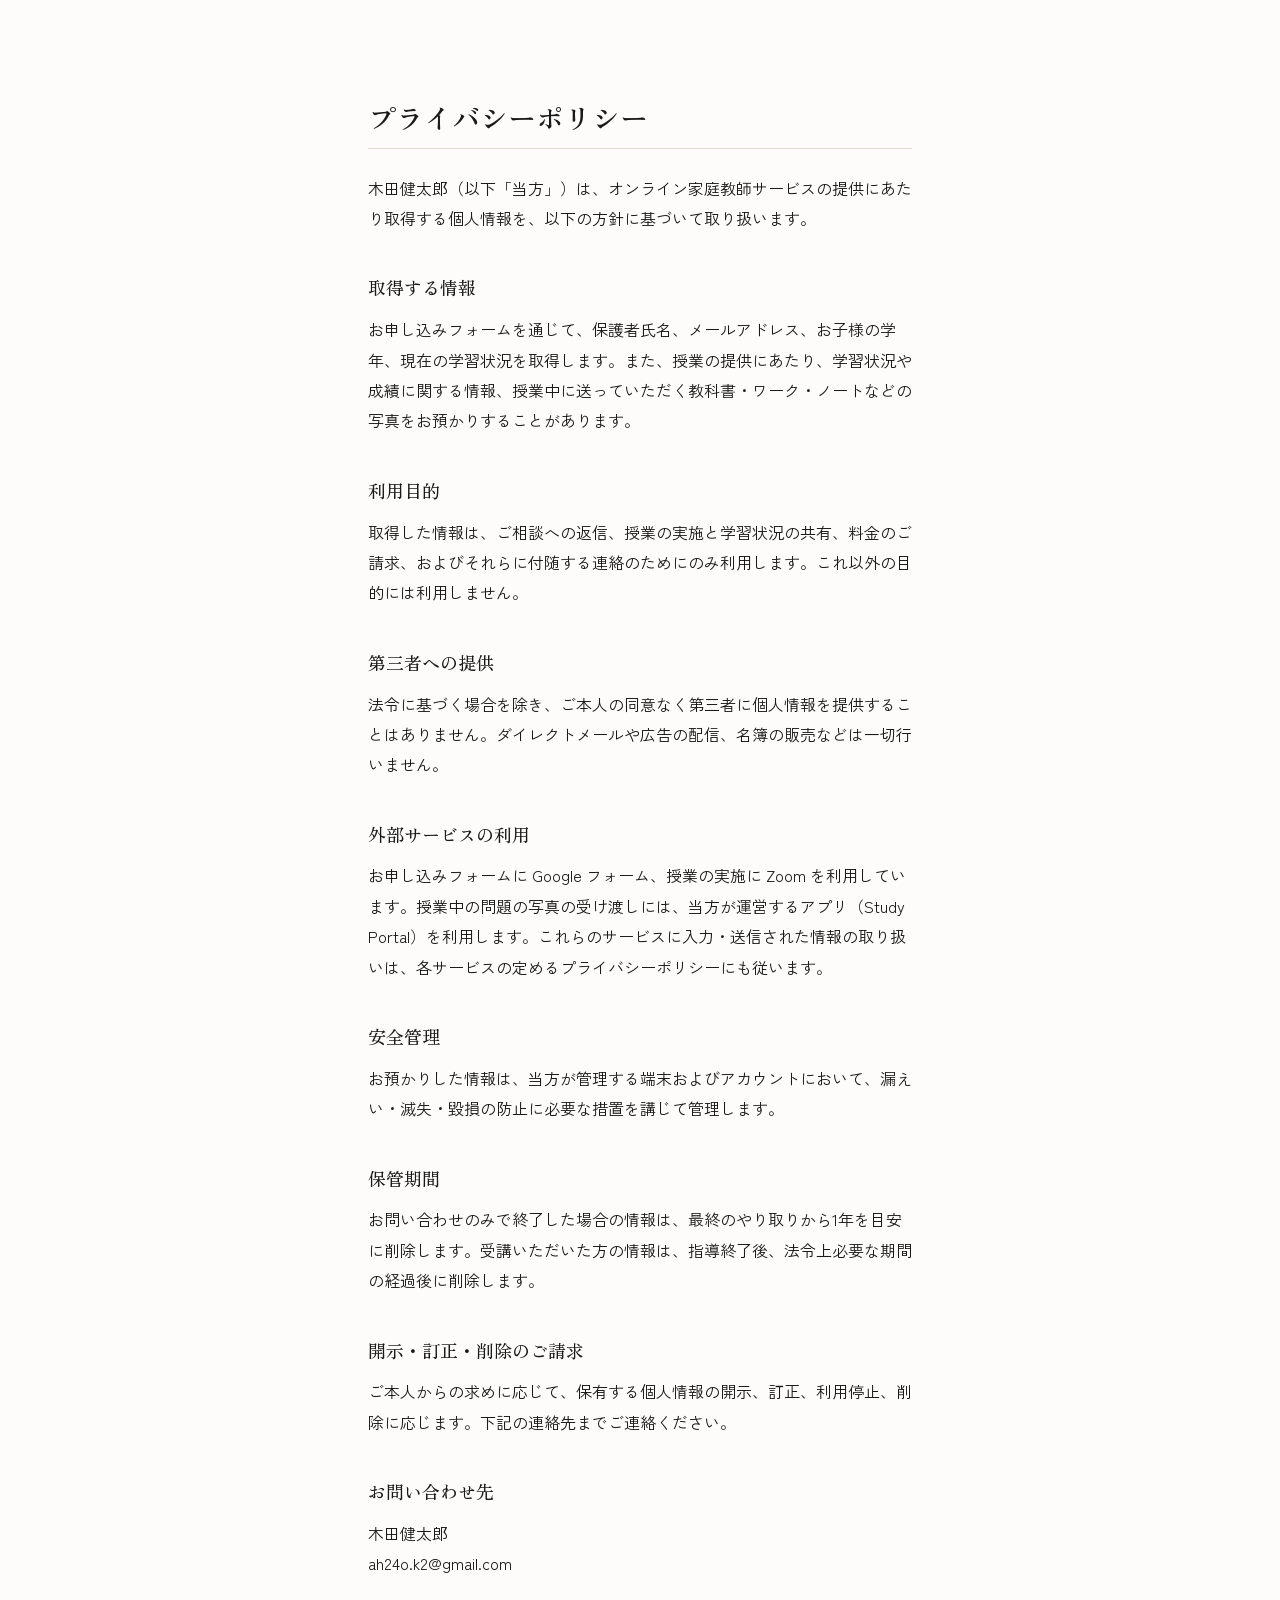
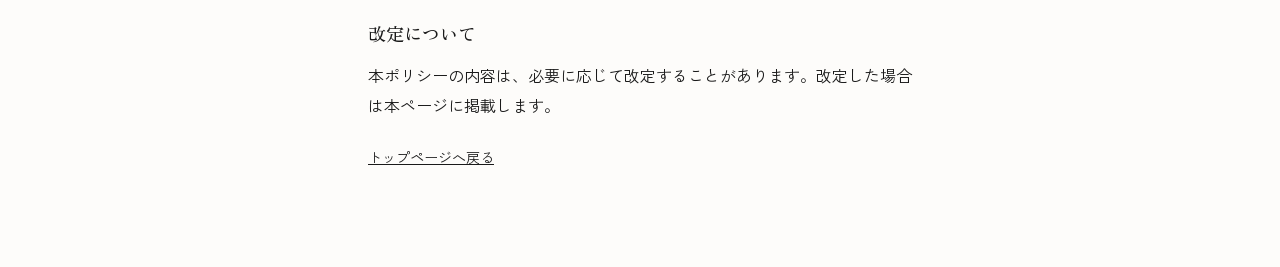
<file: privacy/index.html>
<!DOCTYPE html>
<html lang="ja">
<head>
<meta charset="utf-8">
<meta name="viewport" content="width=device-width, initial-scale=1">
<title>プライバシーポリシー｜オンライン家庭教師 木田健太郎</title>
<meta name="description" content="オンライン家庭教師 木田健太郎のプライバシーポリシーです。">
<meta name="robots" content="noindex">
<link rel="canonical" href="https://ah24ok2-svg.github.io/online-katekyo-kida-lp/privacy/">
<link rel="icon" href="../assets/img/favicon.svg" type="image/svg+xml">
<link rel="preconnect" href="https://fonts.googleapis.com">
<link rel="preconnect" href="https://fonts.gstatic.com" crossorigin>
<link rel="stylesheet" href="https://fonts.googleapis.com/css2?family=Zen+Kaku+Gothic+New:wght@400;500;700&family=Zen+Old+Mincho:wght@500;600&display=swap">
<link rel="stylesheet" href="../assets/css/style.css?v=20261008-4">
</head>
<body>

<main>
  <section class="section">
    <div class="wrap doc">
      <h2>プライバシーポリシー</h2>

      <p>木田健太郎（以下「当方」）は、オンライン家庭教師サービスの提供にあたり取得する個人情報を、以下の方針に基づいて取り扱います。</p>

      <h3>取得する情報</h3>
      <p>お申し込みフォームを通じて、保護者氏名、メールアドレス、お子様の学年、現在の学習状況を取得します。また、授業の提供にあたり、学習状況や成績に関する情報、授業中に送っていただく教科書・ワーク・ノートなどの写真をお預かりすることがあります。</p>

      <h3>利用目的</h3>
      <p>取得した情報は、ご相談への返信、授業の実施と学習状況の共有、料金のご請求、およびそれらに付随する連絡のためにのみ利用します。これ以外の目的には利用しません。</p>

      <h3>第三者への提供</h3>
      <p>法令に基づく場合を除き、ご本人の同意なく第三者に個人情報を提供することはありません。ダイレクトメールや広告の配信、名簿の販売などは一切行いません。</p>

      <h3>外部サービスの利用</h3>
      <p>お申し込みフォームに Google フォーム、授業の実施に Zoom を利用しています。授業中の問題の写真の受け渡しには、当方が運営するアプリ（Study Portal）を利用します。これらのサービスに入力・送信された情報の取り扱いは、各サービスの定めるプライバシーポリシーにも従います。</p>

      <h3>安全管理</h3>
      <p>お預かりした情報は、当方が管理する端末およびアカウントにおいて、漏えい・滅失・毀損の防止に必要な措置を講じて管理します。</p>

      <h3>保管期間</h3>
      <p>お問い合わせのみで終了した場合の情報は、最終のやり取りから1年を目安に削除します。受講いただいた方の情報は、指導終了後、法令上必要な期間の経過後に削除します。</p>

      <h3>開示・訂正・削除のご請求</h3>
      <p>ご本人からの求めに応じて、保有する個人情報の開示、訂正、利用停止、削除に応じます。下記の連絡先までご連絡ください。</p>

      <h3>お問い合わせ先</h3>
      <p>木田健太郎<br>ah24o.k2@gmail.com</p>

      <h3>改定について</h3>
      <p>本ポリシーの内容は、必要に応じて改定することがあります。改定した場合は本ページに掲載します。</p>

      <p class="back"><a href="../">トップページへ戻る</a></p>
    </div>
  </section>
</main>

</body>
</html>
</file>
<file: assets/css/style.css>
@charset "utf-8";

/* ========================================
   トークン
   ======================================== */
:root {
  color-scheme: light;

  --paper:    #FDFCFA;
  --ink:      #1A1A1A;
  --graphite: #5A5A56;
  --rule:     #DFDCD4;
  --vermil:   #D0332A;
  --vermil-d: #A82820;
  --band:     #F4F1EA;   /* セクションを区切る薄い帯。色数は増やさず明度差だけで変化をつける */

  --serif: "Zen Old Mincho", serif;
  --sans:  "Zen Kaku Gothic New", sans-serif;

  --measure: 34em;          /* 日本語本文 1行 30〜38文字 */
  --gutter: 1.5rem;
  --section-gap: 4.5rem;    /* セクション間の余白はここだけで管理する */
}

/* ========================================
   ベース
   ======================================== */
*,
*::before,
*::after { box-sizing: border-box; }

html { -webkit-text-size-adjust: 100%; }

body {
  margin: 0;
  background: var(--paper);
  color: var(--ink);
  font-family: var(--sans);
  font-weight: 400;
  font-size: 1rem;
  line-height: 1.9;
  font-feature-settings: "palt";
}

h1, h2, h3, h4 {
  font-family: var(--serif);
  font-weight: 600;
  margin: 0;
}

h1 {
  font-size: clamp(1.5rem, 6.4vw, 2.5rem);
  line-height: 1.4;
  letter-spacing: 0.01em;
}

h2 {
  font-size: clamp(1.35rem, 3.5vw, 1.75rem);
  line-height: 1.5;
  padding-bottom: 0.6rem;
  border-bottom: 1px solid var(--rule);
}

h3 {
  font-size: 1.125rem;
  line-height: 1.6;
  font-weight: 500;
}

p { margin: 0; }

a { color: var(--ink); }

img {
  display: block;
  max-width: 100%;
  height: auto;
}

:focus-visible {
  outline: 2px solid var(--ink);
  outline-offset: 3px;
}

/* ========================================
   レイアウト
   ======================================== */
.wrap {
  width: 100%;
  max-width: calc(var(--measure) + var(--gutter) * 2);
  margin-inline: auto;
  padding-inline: var(--gutter);
}

/* セクションの縦余白は .section のみが持つ */
.section {
  padding-block: var(--section-gap);
}

/* セクション内の縦リズム */
.section .wrap > * + * { margin-top: 1.5rem; }
.section .wrap > h3 { margin-top: 2.5rem; }
.section .wrap > h3 + p { margin-top: 0.75rem; }

/* ========================================
   ヒーロー
   ======================================== */
.hero {
  padding-top: 3rem;
  border-bottom: 1px solid var(--rule);
}

.hero .lede { color: var(--graphite); }

/* 見出しより先に、何のサービスかを読ませる */
.kicker {
  font-weight: 700;
  font-size: clamp(1.0625rem, 2.6vw, 1.25rem);
  letter-spacing: 0.04em;
  line-height: 1.5;
}

.hero-body > .kicker + h1 { margin-top: 0.75rem; }

/* マンツーマン・全5科目・自宅で・料金を、見出しのすぐ下に並べる */
.points {
  list-style: none;
  margin: 0;
  padding: 0;
  display: grid;
  grid-template-columns: repeat(2, minmax(0, 1fr));
  gap: 0.5rem;
}

.points li {
  display: flex;
  align-items: center;
  gap: 0.5rem;
  padding: 0.625rem 0.75rem;
  background: var(--band);
  font-weight: 500;
  font-size: 0.875rem;
  line-height: 1.4;
}

.points .ico { flex: none; }

/* 写真はリード文と CTA の間に置く（最初の画面では見出しを先に読ませる）。
   モバイルでは小さめの写真と名前を横に並べ、行の幅を埋めて左右の端を揃える */
.hero-photo {
  margin-inline: 0;
  display: flex;
  align-items: center;
  gap: 1.25rem;
}

.hero-photo img {
  flex: 0 0 40%;
  max-width: 10rem;
  aspect-ratio: 4 / 5;
  object-fit: cover;
  object-position: 50% 20%;
}

.hero-photo figcaption {
  display: flex;
  flex-direction: column;
  line-height: 1.6;
}

.hero-photo .role,
.hero-photo .meta {
  color: var(--graphite);
  font-size: 0.8125rem;
}

.hero-photo .name {
  font-family: var(--serif);
  font-weight: 600;
  font-size: 1.375rem;
  letter-spacing: 0.08em;
}

.hero-photo .meta { margin-top: 0.25rem; }

/* 見出し先頭の「 は字面の左に半角分の空きがあり、行頭が引っ込んで見える。
   その分だけ左へぶら下げて、下の本文と左端を揃える */
.hang { margin-left: -0.5em; }

/* 語の途中で折り返さないためのまとまり */
.nb {
  display: inline-block;
  text-indent: 0;   /* .list のぶら下げ（負の text-indent）を引き継がない */
}

.section .hero-grid > * + * { margin-top: 0; }

.hero-body > * + * { margin-top: 1.5rem; }

/* ========================================
   テキスト部品
   ======================================== */
.list {
  margin: 0;
  padding: 0;
  list-style: none;
}

.list li {
  padding: 0.75rem 0 0.75rem 1.25rem;
  border-bottom: 1px solid var(--rule);
  text-indent: -1.25rem;
}

.list li::before {
  content: "―";
  color: var(--graphite);
  margin-right: 0.5rem;
}

.accept { color: var(--graphite); }

/* 朱の2用途のうちのひとつ：伝えたい言葉の強調（色＋太字）。下線は使わない */
.em {
  color: var(--vermil);
  font-weight: 700;
}

/* 線のアイコン。色は文字色を引き継ぐ */
.ico {
  width: 1.375rem;
  height: 1.375rem;
  fill: none;
  stroke: currentColor;
  stroke-width: 1.6;
  stroke-linecap: round;
  stroke-linejoin: round;
}

.note {
  color: var(--graphite);
  font-size: 0.875rem;
  line-height: 1.8;
}

/* ヒーロー下の目次。CTA と競わないよう、小さな横並びのリンクにする */
.toc ul {
  list-style: none;
  margin: 0;
  padding: 0;
  display: flex;
  flex-wrap: wrap;
  gap: 0.5rem;
  font-size: 0.8125rem;
  line-height: 1.4;
}

.toc a {
  display: block;
  padding: 0.5rem 0.75rem;
  border: 1px solid var(--rule);
  color: var(--graphite);
  text-decoration: none;
}

.toc a:hover { color: var(--ink); border-color: var(--graphite); }

/* ========================================
   背景帯（お悩み・お申し込み）
   ======================================== */
.band { background: var(--band); }

/* ========================================
   1対1だから、できること
   ======================================== */
.fits {
  list-style: none;
  margin: 0;
  padding: 0;
  display: grid;
  gap: 0.75rem;
}

.fits li {
  display: flex;
  align-items: flex-start;
  gap: 1rem;
  padding: 1.125rem 1.25rem;
  border: 1px solid var(--rule);
}

.fits .ico {
  flex: none;
  width: 2rem;
  height: 2rem;
  margin-top: 0.125rem;
}

.fits h3 { font-size: 1.0625rem; }

.fits p {
  margin-top: 0.25rem;
  color: var(--graphite);
  font-size: 0.9375rem;
  line-height: 1.8;
}

.fits-plus { font-weight: 500; }

/* ========================================
   実績の数字
   ======================================== */
.stats {
  list-style: none;
  margin: 0;
  padding: 0;
  display: grid;
  gap: 0.75rem;
}

/* 左に説明、右に数字。数字は右端で揃える */
.stats li {
  display: flex;
  align-items: center;
  justify-content: space-between;
  gap: 1rem;
  padding: 1rem 1.25rem;
  background: var(--band);
}

.stat-num {
  flex: none;
  font-family: var(--serif);
  font-weight: 600;
  font-size: 2.25rem;
  line-height: 1;
  white-space: nowrap;
}

.stat-num small,
.plan-price small {
  font-size: 0.45em;
  margin-left: 0.15em;
}

.stat-num small.pre { margin: 0 0.15em 0 0; }

.stat-label {
  color: var(--graphite);
  font-size: 0.875rem;
  line-height: 1.6;
}

/* ========================================
   料金プラン
   ======================================== */
/* 入会金0円・回数の縛りなし・後払いを、料金表の上に並べる */
.perks {
  list-style: none;
  margin: 0;
  padding: 0;
  display: grid;
  grid-template-columns: repeat(3, minmax(0, 1fr));
  gap: 0.5rem;
}

.perks li {
  display: flex;
  flex-direction: column;
  align-items: center;
  padding: 0.875rem 0.25rem;
  border: 1px solid var(--vermil);
  text-align: center;
}

.perk-label {
  color: var(--graphite);
  font-size: 0.8125rem;
  line-height: 1.4;
}

.perk-value {
  margin-top: 0.25rem;
  color: var(--vermil);
  font-weight: 700;
  font-size: 1.375rem;
  line-height: 1.2;
}

.perk-value small { font-size: 0.6em; margin-left: 0.1em; }

.section .wrap > .perks + .plans { margin-top: 0.75rem; }

.estimate {
  padding: 1.125rem 1.25rem;
  border: 1px solid var(--rule);
}

.estimate-head { font-weight: 500; }

.estimate-body {
  margin-top: 0.25rem;
  font-size: 1.0625rem;
}

.estimate-body .nb + .nb { margin-left: 1.25rem; }

.estimate .note { margin-top: 0.5rem; }

.note a { color: var(--graphite); text-underline-offset: 0.2em; }
.list a { color: var(--ink); text-underline-offset: 0.2em; }

.plans {
  list-style: none;
  margin: 0;
  padding: 0;
  display: grid;
  grid-template-columns: repeat(2, minmax(0, 1fr));
  gap: 0.75rem;
}

.plans li {
  display: flex;
  flex-direction: column;
  align-items: center;
  padding: 1.25rem 0.5rem;
  background: var(--band);   /* 講師の実績カードと同じ面の色で揃える */
  text-align: center;
}

.plan-name { font-size: 0.9375rem; font-weight: 500; }

/* 授業内容が固定だと受け取られないよう、カードのすぐ下に添える */
.section .wrap > .plans + .plan-memo {
  margin-top: 0.75rem;
  font-size: 0.9375rem;
}

.plan-price {
  margin-top: 0.5rem;
  font-family: var(--serif);
  font-weight: 600;
  font-size: 2rem;
  line-height: 1.2;
}

.plan-unit {
  margin-top: 0.25rem;
  color: var(--graphite);
  font-size: 0.75rem;
}

/* ========================================
   指導開始までの流れ
   ======================================== */
.steps {
  margin: 0;
  padding: 0;
  list-style: none;
  counter-reset: step;
}

.steps li {
  counter-increment: step;
  padding: 1.25rem 0;
  border-bottom: 1px solid var(--rule);
}

.steps li h3 { margin: 0; }

.steps li h3::before {
  content: counter(step) ".";
  font-family: var(--serif);
  color: var(--graphite);
  margin-right: 0.5rem;
}

.steps li p { margin-top: 0.25rem; }

/* ========================================
   1回60分の授業の流れ
   ======================================== */
.section .wrap > h3 + .lesson { margin-top: 1rem; }

.lesson {
  list-style: none;
  margin: 0;
  padding: 0;
  display: grid;
  gap: 1.75rem;
  counter-reset: lesson;
}

.lesson li {
  counter-increment: lesson;
  position: relative;
  padding: 1rem 1.25rem 1.125rem;
  background: var(--band);
}

/* カードの間に下向きの矢印。デスクトップでは右向きにする */
.lesson li + li::before {
  content: "";
  position: absolute;
  left: 50%;
  top: -1.375rem;
  width: 0.625rem;
  height: 0.625rem;
  border-right: 1.5px solid var(--graphite);
  border-bottom: 1.5px solid var(--graphite);
  transform: translateX(-50%) rotate(45deg);
}

.lesson-step {
  display: block;
  color: var(--graphite);
  font-size: 0.8125rem;
  line-height: 1.4;
}

.lesson-step::before {
  content: counter(lesson) ". ";
  font-family: var(--serif);
}

.lesson h4 {
  margin-top: 0.25rem;
  font-size: 1.0625rem;
  font-weight: 600;
  line-height: 1.5;
}

.lesson p {
  margin-top: 0.25rem;
  color: var(--graphite);
  font-size: 0.9375rem;
  line-height: 1.8;
}

/* ========================================
   Study Portal の画面
   ======================================== */
.app-shot { margin-inline: 0; }

.app-shot img {
  width: 100%;
  max-width: 20rem;
  border: 1px solid var(--rule);
}

.app-shot figcaption {
  margin-top: 0.5rem;
  color: var(--graphite);
  font-size: 0.875rem;
  line-height: 1.8;
}

/* お子様の画面と講師の画面。モバイルは縦に並べ、デスクトップは横に並べる */
.app-pair {
  list-style: none;
  margin: 0;
  padding: 0;
  display: grid;
  gap: 1.5rem;
}

.app-pair figure { margin: 0; }

.app-pair img {
  width: 100%;
  max-width: 20rem;
  border: 1px solid var(--rule);
}

.app-pair figcaption {
  margin-top: 0.5rem;
  color: var(--graphite);
  font-size: 0.875rem;
  line-height: 1.8;
}

.app-pair figcaption b {
  display: block;
  color: var(--ink);
  font-weight: 500;
}

/* ========================================
   授業のやり方の図
   ======================================== */
.setup { margin-inline: 0; }

.setup svg {
  display: block;
  width: 100%;
  height: auto;
  padding: 1rem;
  background: var(--paper);
}

.s-line,
.s-thin,
.s-dash,
.s-edge { fill: none; stroke: var(--ink); stroke-linecap: round; stroke-linejoin: round; }
.s-line,
.s-edge { stroke-width: 2; }
.s-thin { stroke: var(--graphite); stroke-width: 1.25; }
.s-dash { stroke: var(--graphite); stroke-width: 1.25; stroke-dasharray: 4 5; }
.s-fill { fill: var(--band); stroke: var(--ink); stroke-width: 2; stroke-linejoin: round; }
.s-paper { fill: var(--paper); stroke: var(--ink); stroke-width: 1.5; }
.s-mark { fill: none; stroke: var(--vermil); stroke-width: 2; stroke-linecap: round; stroke-linejoin: round; }   /* 講師の書き込み */
.s-badge { fill: var(--ink); }
.s-num {
  fill: var(--paper);
  font-family: var(--sans);
  font-size: 12px;
  font-weight: 700;
  text-anchor: middle;
}

.setup figcaption { margin-top: 0.75rem; }

.setup-legend {
  margin: 0;
  padding: 0;
  list-style: none;
  counter-reset: legend;
  font-size: 0.9375rem;
  line-height: 1.8;
}

.setup-legend li {
  counter-increment: legend;
  position: relative;
  padding-left: 1.75rem;
}

.setup-legend li + li { margin-top: 0.375rem; }

.setup-legend li::before {
  content: counter(legend);
  position: absolute;
  left: 0;
  top: 0.3em;
  width: 1.25rem;
  height: 1.25rem;
  border-radius: 50%;
  background: var(--ink);
  color: var(--paper);
  font-size: 0.75rem;
  font-weight: 700;
  line-height: 1.25rem;
  text-align: center;
}

/* ========================================
   いただいた言葉（写真を用意したら使用）
   ======================================== */
.voices {
  list-style: none;
  margin: 0;
  padding: 0;
  display: grid;
  grid-template-columns: repeat(2, minmax(0, 1fr));
  gap: 0.75rem;
}

.voices figure { margin: 0; }

.voices img {
  width: 100%;
  aspect-ratio: 4 / 3;
  object-fit: cover;
  border: 1px solid var(--rule);
}

.voices figcaption {
  margin-top: 0.375rem;
  color: var(--graphite);
  font-size: 0.8125rem;
  line-height: 1.6;
}

/* ========================================
   よくある質問
   ======================================== */
details {
  border-bottom: 1px solid var(--rule);
}

/* 罫線を連続させるため、項目間の余白は持たせない */
.section .wrap > details + details { margin-top: 0; }

summary {
  padding: 1rem 1.75rem 1rem 0;
  font-family: var(--serif);
  font-weight: 500;
  cursor: pointer;
  list-style: none;
  position: relative;
}

summary::-webkit-details-marker { display: none; }

summary::after {
  content: "+";
  position: absolute;
  right: 0;
  top: 1rem;
  color: var(--graphite);
  font-family: var(--sans);
}

details[open] > summary::after { content: "−"; }

details > p {
  padding: 0 0 1.25rem;
  color: var(--graphite);
}

details > p a { color: var(--graphite); text-underline-offset: 0.2em; }

/* ========================================
   自己紹介動画（撮影後に使用）
   ======================================== */
.video {
  position: relative;
  aspect-ratio: 16 / 9;
  border: 1px solid var(--rule);
}

.video iframe {
  position: absolute;
  inset: 0;
  width: 100%;
  height: 100%;
  border: 0;
}

/* ========================================
   CTA
   ======================================== */
.cta-row { line-height: 1; }

/* 講師紹介と料金のあとに置く申し込みボタン。セクションの最後に余白を取って置く */
.section .wrap > .cta-mid { margin-top: 2.5rem; }
.cta-mid .note { margin-top: 0.75rem; }

.btn {
  display: inline-flex;
  align-items: center;
  justify-content: center;
  min-height: 56px;
  padding: 0.75rem 2rem;
  background: var(--vermil);
  color: var(--paper);
  font-family: var(--sans);
  font-weight: 500;
  font-size: 1.0625rem;
  line-height: 1.5;
  text-decoration: none;
  transition: background-color 0.15s ease;
}

/* モバイルでは写真・本文と同じ幅いっぱいにして左右の端を揃える */
@media (max-width: 1023px) {
  .btn {
    display: flex;
    width: 100%;
  }
}

.btn:hover,
.btn:focus-visible { background: var(--vermil-d); }

.btn:focus-visible {
  outline: 2px solid var(--ink);
  outline-offset: 3px;
}

/* ========================================
   フッター
   ======================================== */
.footer {
  border-top: 1px solid var(--rule);
}

.foot-links a {
  display: inline-block;
  min-height: 44px;
  line-height: 44px;
  margin-right: 1.5rem;
  color: var(--graphite);
  font-size: 0.875rem;
  text-underline-offset: 0.25em;
}

/* ========================================
   法務ページ
   ======================================== */
.doc dt {
  margin-top: 1.5rem;
  font-family: var(--serif);
  font-weight: 500;
}

.doc dd {
  margin: 0.25rem 0 0;
  color: var(--graphite);
}

.doc h2 + p { margin-top: 1.5rem; }

.back {
  color: var(--graphite);
  font-size: 0.875rem;
}

/* ========================================
   デスクトップ：ヒーローのみ2カラム
   ======================================== */
@media (min-width: 1024px) {
  :root { --section-gap: 6rem; }

  /* 中央の列を --measure に固定し、写真は右の余白に置く。
     これで見出しの左端が以降のセクションと揃う */
  .hero .wrap { max-width: none; }

  .hero-grid {
    display: grid;
    grid-template-columns: minmax(0, 1fr) minmax(0, var(--measure)) minmax(0, 1fr);
    align-items: center;
  }

  /* 写真は DOM 上は本文の途中にある。デスクトップでは本文の箱を外し、
     本文の各要素は中央の列、写真だけ右の列に縦断させる */
  .hero-body { display: contents; }
  .hero-body > * { grid-column: 2; }

  .hero-photo {
    grid-column: 3;
    grid-row: 1 / span 7;
    align-self: center;
    display: block;
    padding-left: 3rem;
  }

  .hero-body > .hero-photo { margin-top: 0; }

  .hero-photo figcaption { margin-top: 1rem; }

  /* 最初の画面で見出しが埋もれないよう、デスクトップでは一段大きくする */
  h1 { font-size: 2.5rem; }
  .kicker { font-size: 1.375rem; }

  .fits { grid-template-columns: repeat(2, minmax(0, 1fr)); }
  .fits li:last-child { grid-column: 1 / -1; }

  /* 画面の写真と説明を横に並べる */
  .app-shot { display: flex; align-items: flex-end; gap: 1.5rem; }
  .app-shot img { flex: none; width: 18rem; }

  .app-pair { grid-template-columns: repeat(2, minmax(0, 1fr)); }

  /* 授業の流れは3つ横に並べ、矢印を右向きにする */
  .lesson { grid-template-columns: repeat(3, minmax(0, 1fr)); gap: 1.5rem; }
  .lesson li + li::before {
    left: -1rem;
    top: 50%;
    transform: translate(-50%, -50%) rotate(-45deg);
  }

  /* 幅に余裕があるので実績は3つ横に並べる */
  .stats { grid-template-columns: repeat(3, minmax(0, 1fr)); }
  .stats li { flex-direction: column; align-items: flex-start; gap: 0.75rem; padding: 1.25rem 1rem; }
  /* 説明の行数が違っても、数字は各カードの下端で揃える */
  .stats li { justify-content: space-between; }

  .hero-photo img {
    width: 100%;
    max-width: 17rem;
    aspect-ratio: auto;
  }
}

/* ========================================
   モーション
   ======================================== */
@media (prefers-reduced-motion: no-preference) {
  html { scroll-behavior: smooth; }

  .hero-body > * {
    animation: rise 0.6s ease-out both;
  }
  .hero-photo { animation-delay: 0.1s; }
}

@keyframes rise {
  from { opacity: 0; transform: translateY(0.5rem); }
  to   { opacity: 1; transform: none; }
}
</file>
